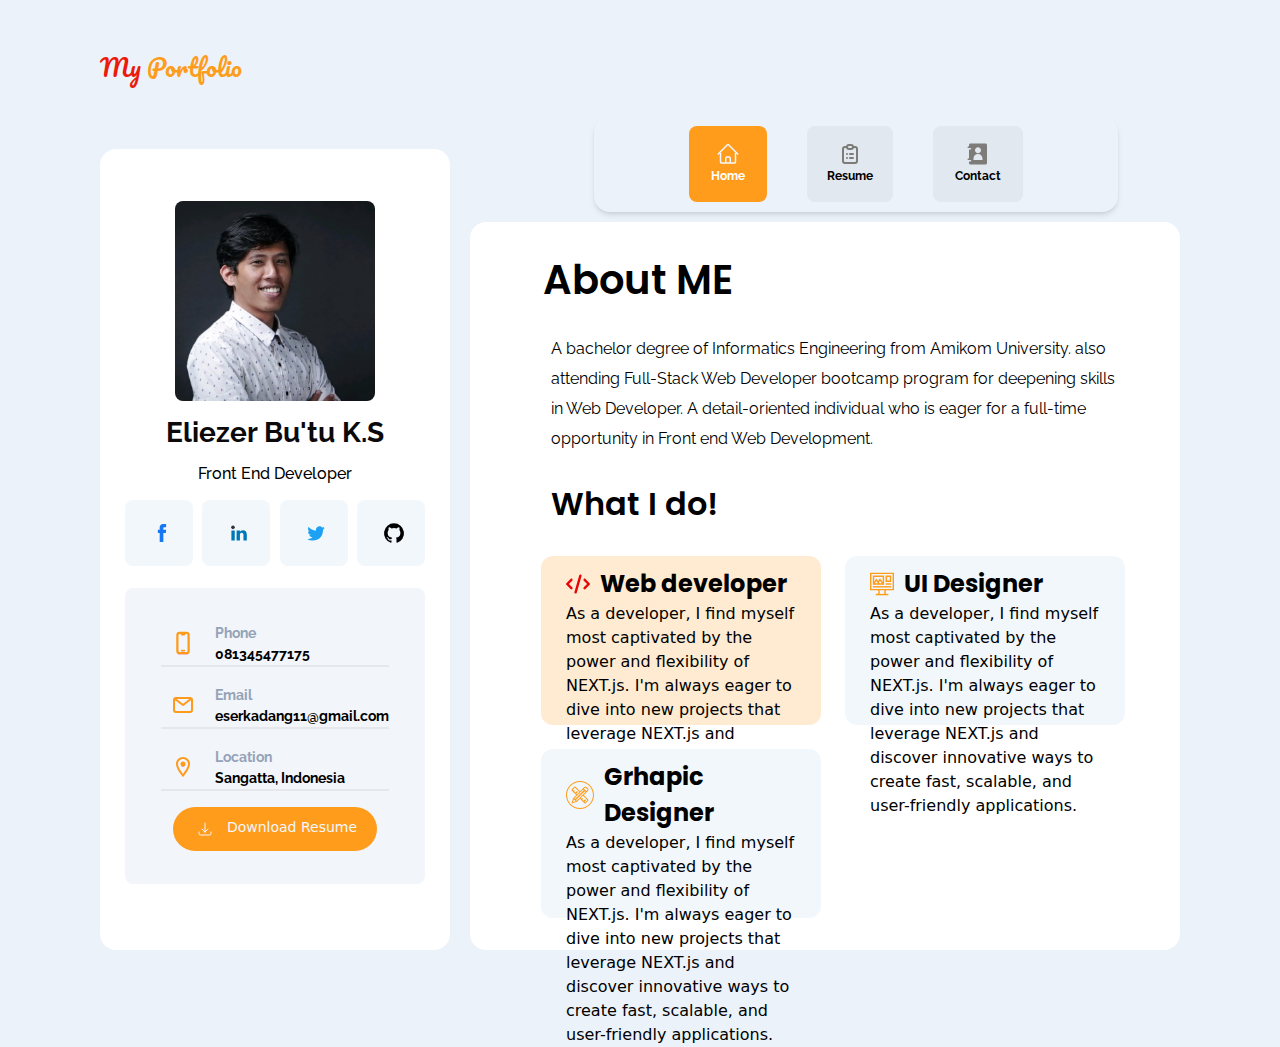
<file: index.html>
<!DOCTYPE html>
<html lang="en">
  <head>
    <meta charset="UTF-8" />
    <meta name="viewport" content="width=device-width, initial-scale=1.0" />
    <link rel="stylesheet" href="./css/style.css" />
    <title>ezer kadang | personal web</title>
  </head>
  <body class="bg-[#EBF2FA] px-[100px] pt-[18px] pb-[50px]">
    <header class="py-[11px]">
      <div class="font-pacificofamily text-[24px] text-[#FF9C1A] py-[20px]">
        <span class="text-[#EC1B09]">My</span> Portfolio
      </div>
    </header>

    <div class="flex flex-row items-end">
      <aside
        class="flex flex-col items-center bg-white rounded-2xl px-[25px] mr-[20px]"
      >
        <img
          class="h-[200px] w-[200px] rounded-lg mb-[14px] mt-[52px]"
          src="asset/1630219001005.jpg"
          alt="Photo profil"
        />
        <h2
          class="font-relawayfamily text-[28.42px] leading-[35.52px] font-bold mb-[4px] text-[#0B0909]"
        >
          Eliezer Bu'tu K.S
        </h2>
        <p
          class="font-relawayfamily font-medium text-[16px] leading-[40px] mb-[6px]"
        >
          Front End Developer
        </p>
        <!-- div logo social media -->
        <div class="grid grid-cols-4 gap-[9.1px] mb-[22.34px]">
          <!-- facebook -->
          <a href="https://www.facebook.com/profile.php?id=100070571891812"
            ><div class="bg-[#F2F7FC] rounded-lg py-[20.67px] px-[24.80px]">
              <svg
                class="h-[24px] w-[24px]"
                xmlns="http://www.w3.org/2000/svg"
                viewBox="0 0 124 124"
                id="facebook"
              >
                <path
                  fill="#1877F2"
                  fill-rule="evenodd"
                  d="M50.1 62.4v44.4c0 .6.5 1.2 1.2 1.2h16.5c.6 0 1.2-.5 1.2-1.2V61.6h11.9c.6 0 1.1-.5 1.2-1.1l1-13.5c.1-.7-.5-1.3-1.2-1.3h-13v-9.6c0-2.3 1.8-4.1 4.1-4.1h9.2c.6 0 1.2-.5 1.2-1.2V17.3c0-.6-.5-1.2-1.2-1.2H66.6c-9.1 0-16.5 7.4-16.5 16.5v13.1h-8.2c-.6 0-1.2.5-1.2 1.2v13.6c0 .6.5 1.2 1.2 1.2h8.2v.7z"
                  clip-rule="evenodd"
                ></path>
              </svg></div
          ></a>

          <!-- linkedin -->
          <a href="https://www.linkedin.com/in/eserk/"
            ><div class="bg-[#F2F7FC] rounded-lg py-[20.67px] px-[24.80px]">
              <svg
                class="h-[24px] w-[24px]"
                xmlns="http://www.w3.org/2000/svg"
                viewBox="0 0 124 124"
                id="linkedin"
              >
                <path
                  fill="#0077B5"
                  d="M102.4 70.7v28.5c0 .7-.6 1.3-1.3 1.3H86.4c-.7 0-1.3-.6-1.3-1.3V72.7c0-7-2.5-11.8-8.8-11.8-4.8 0-7.6 3.2-8.9 6.3-.5 1.1-.6 2.7-.6 4.2v27.8c0 .7-.6 1.3-1.3 1.3H50.9c-.7 0-1.3-.6-1.3-1.3 0-7.1.2-41.4 0-49.4 0-.7.6-1.3 1.3-1.3h14.7c.7 0 1.3.6 1.3 1.3v6.1c0 .1-.1.1-.1.2h.1v-.2c2.3-3.5 6.4-8.6 15.6-8.6 11.4 0 19.9 7.5 19.9 23.4zM24 100.6h14.7c.7 0 1.3-.6 1.3-1.3V49.8c0-.7-.6-1.3-1.3-1.3H24c-.7 0-1.3.6-1.3 1.3v49.5c.1.7.6 1.3 1.3 1.3z"
                ></path>
                <circle cx="30.9" cy="32.7" r="9.3" fill="#333033"></circle>
              </svg></div
          ></a>

          <!-- twitter -->
          <a href="https://twitter.com/ezerkadang"
            ><div class="bg-[#F2F7FC] rounded-lg py-[20.67px] px-[24.80px]">
              <svg
                class="h-[24px] w-[24px]"
                xmlns="http://www.w3.org/2000/svg"
                enable-background="new 0 0 124 124"
                viewBox="0 0 124 124"
                id="twitter"
              >
                <path
                  fill="#1DA1F2"
                  d="M106.3,36.6c-2.8,1.3-6,2.1-9,2.6c1.5-0.2,3.6-2.9,4.5-3.9c1.3-1.6,2.4-3.5,3-5.5
                  c0.1-0.2,0.1-0.4,0-0.5c-0.2-0.1-0.3,0-0.5,0c-3.4,1.8-6.9,3.2-10.7,4.1c-0.3,0.1-0.5,0-0.7-0.2c-0.3-0.4-0.6-0.7-0.9-1
                  c-1.6-1.3-3.3-2.4-5.2-3.2c-2.5-1-5.3-1.5-8-1.3c-2.6,0.2-5.2,0.9-7.5,2.1c-2.3,1.2-4.4,2.9-6.1,5c-1.7,2.1-3,4.6-3.6,7.3
                  c-0.6,2.6-0.6,5.1-0.2,7.7c0.1,0.4,0,0.5-0.4,0.4C46.2,48.1,34,42.9,24.1,31.6c-0.4-0.5-0.7-0.5-1,0c-4.3,6.5-2.2,16.9,3.2,22.1
                  c0.7,0.7,1.5,1.4,2.3,2c-0.3,0.1-3.9-0.3-7.1-2c-0.4-0.3-0.6-0.1-0.7,0.4c0,0.7,0,1.3,0.1,2.1c0.8,6.6,5.4,12.7,11.6,15
                  c0.7,0.3,1.6,0.6,2.4,0.7c-1.4,0.3-2.9,0.5-7,0.2c-0.5-0.1-0.7,0.2-0.5,0.6C30.4,81.1,37,83.6,42,85c0.7,0.1,1.3,0.1,2,0.3
                  c0,0.1-0.1,0.1-0.1,0.1c-1.6,2.5-7.3,4.4-10,5.3c-4.8,1.7-10.1,2.4-15.2,1.9c-0.8-0.1-1-0.1-1.2,0c-0.2,0.1,0,0.3,0.2,0.5
                  c1,0.7,2.1,1.3,3.2,1.9c3.2,1.7,6.6,3.1,10.1,4.1c18.2,5,38.8,1.3,52.5-12.3C94.2,76.2,98,61.5,98,46.7c0-0.6,0.7-0.9,1.1-1.2
                  c2.8-2.1,5-4.6,7.1-7.4c0.5-0.6,0.4-1.2,0.4-1.4c0,0,0-0.1,0-0.1C106.6,36.4,106.7,36.4,106.3,36.6z"
                ></path>
                <path
                  fill="#333033"
                  fill-rule="evenodd"
                  d="M43.9 101C51.4 101 44.2 101 43.9 101 44.9 101 43.8 101 43.9 101zM43.9 101C43.8 101 42.4 101 43.9 101 43.9 101 43.6 101 43.9 101zM46.9 101.1C46.9 100.9 48.5 101.1 46.9 101.1 46.9 101 47.1 101.1 46.9 101.1zM78.5 27.9c-.1.1-.2.1-.4 0C78.2 27.9 78.4 27.9 78.5 27.9z"
                  clip-rule="evenodd"
                ></path>
              </svg></div
          ></a>

          <!-- github -->
          <a href="https://github.com/EzerKadang"
            ><div class="bg-[#F2F7FC] rounded-lg py-[20.67px] px-[24.80px]">
              <svg
                class="h-[24px] w-[24px]"
                xmlns="http://www.w3.org/2000/svg"
                data-name="Layer 1"
                viewBox="0 0 24 24"
                id="github"
              >
                <path
                  d="M12,2.2467A10.00042,10.00042,0,0,0,8.83752,21.73419c.5.08752.6875-.21247.6875-.475,0-.23749-.01251-1.025-.01251-1.86249C7,19.85919,6.35,18.78423,6.15,18.22173A3.636,3.636,0,0,0,5.125,16.8092c-.35-.1875-.85-.65-.01251-.66248A2.00117,2.00117,0,0,1,6.65,17.17169a2.13742,2.13742,0,0,0,2.91248.825A2.10376,2.10376,0,0,1,10.2,16.65923c-2.225-.25-4.55-1.11254-4.55-4.9375a3.89187,3.89187,0,0,1,1.025-2.6875,3.59373,3.59373,0,0,1,.1-2.65s.83747-.26251,2.75,1.025a9.42747,9.42747,0,0,1,5,0c1.91248-1.3,2.75-1.025,2.75-1.025a3.59323,3.59323,0,0,1,.1,2.65,3.869,3.869,0,0,1,1.025,2.6875c0,3.83747-2.33752,4.6875-4.5625,4.9375a2.36814,2.36814,0,0,1,.675,1.85c0,1.33752-.01251,2.41248-.01251,2.75,0,.26251.1875.575.6875.475A10.0053,10.0053,0,0,0,12,2.2467Z"
                ></path>
              </svg></div
          ></a>
        </div>
        <!-- contact info -->
        <div class="bg-[#F2F5F9] rounded-lg mb-[66px] py-[33px] px-[36px]">
          <!-- phone -->
          <div class="flex flex-row items-center border-b-2 mb-[16px]">
            <div class="p-[10px] mr-[10px]">
              <svg
                xmlns="http://www.w3.org/2000/svg"
                viewBox="0 0 24 24"
                fill="url(#a)"
                class="w-[24px] h-[24px]"
              >
                <defs>
                  <linearGradient id="a" x1="50%" x2="50%" y1="0%" y2="100%">
                    <stop offset="100%" stop-color="#FF9A1A"></stop>
                    <stop offset="100%" stop-color="#EC1C09"></stop>
                  </linearGradient>
                </defs>
                <path d="M10.5 18.75a.75.75 0 000 1.5h3a.75.75 0 000-1.5h-3z" />
                <path
                  fill-rule="evenodd"
                  d="M8.625.75A3.375 3.375 0 005.25 4.125v15.75a3.375 3.375 0 003.375 3.375h6.75a3.375 3.375 0 003.375-3.375V4.125A3.375 3.375 0 0015.375.75h-6.75zM7.5 4.125C7.5 3.504 8.004 3 8.625 3H9.75v.375c0 .621.504 1.125 1.125 1.125h2.25c.621 0 1.125-.504 1.125-1.125V3h1.125c.621 0 1.125.504 1.125 1.125v15.75c0 .621-.504 1.125-1.125 1.125h-6.75A1.125 1.125 0 017.5 19.875V4.125z"
                  clip-rule="evenodd"
                />
              </svg>
            </div>
            <div>
              <div
                class="font-relawayfamily font-bold text-[14px] text-slate-400"
              >
                Phone
              </div>
              <div
                class="font-relawayfamily font-bold text-[14px] leading-[20px]"
              >
                081345477175
              </div>
            </div>
          </div>

          <!-- Email -->
          <div class="flex flex-row items-center border-b-2 mb-[16px]">
            <div class="p-[10px] mr-[10px]">
              <svg
                class="w-[24px] h-[24px]"
                xmlns="http://www.w3.org/2000/svg"
                viewBox="0 0 24 24"
                id="email"
                fill="url(#a)"
              >
                <defs>
                  <linearGradient id="a" x1="50%" x2="50%" y1="0%" y2="100%">
                    <stop offset="100%" stop-color="#FF9A1A"></stop>
                    <stop offset="100%" stop-color="#EC1C09"></stop>
                  </linearGradient>
                </defs>
                <g data-name="Layer 2">
                  <path
                    d="M19 4H5a3 3 0 0 0-3 3v10a3 3 0 0 0 3 3h14a3 3 0 0 0 3-3V7a3 3 0 0 0-3-3zm-.67 2L12 10.75 5.67 6zM19 18H5a1 1 0 0 1-1-1V7.25l7.4 5.55a1 1 0 0 0 .6.2 1 1 0 0 0 .6-.2L20 7.25V17a1 1 0 0 1-1 1z"
                    data-name="email"
                  ></path>
                </g>
              </svg>
            </div>
            <div>
              <div
                class="font-relawayfamily font-bold text-[14px] text-slate-400"
              >
                Email
              </div>
              <div
                class="font-relawayfamily font-bold text-[14px] leading-[20px]"
              >
                eserkadang11@gmail.com
              </div>
            </div>
          </div>

          <!-- location -->
          <div class="flex flex-row items-center border-b-2 mb-[16px]">
            <div class="p-[10px] mr-[10px]">
              <svg
                xmlns="http://www.w3.org/2000/svg"
                width="24px"
                height="24px"
                viewBox="0 0 24 24"
                id="place"
                fill="url(#a)"
              >
                <defs>
                  <linearGradient id="a" x1="50%" x2="50%" y1="0%" y2="100%">
                    <stop offset="100%" stop-color="#FF9A1A"></stop>
                    <stop offset="100%" stop-color="#EC1C09"></stop>
                  </linearGradient>
                </defs>
                <path fill="none" d="M0 0h24v24H0V0z"></path>
                <path
                  d="M12 2C8.13 2 5 5.13 5 9c0 5.25 7 13 7 13s7-7.75 7-13c0-3.87-3.13-7-7-7zM7 9c0-2.76 2.24-5 5-5s5 2.24 5 5c0 2.88-2.88 7.19-5 9.88C9.92 16.21 7 11.85 7 9z"
                ></path>
                <circle cx="12" cy="9" r="2.5"></circle>
              </svg>
            </div>
            <div>
              <div
                class="font-relawayfamily font-bold text-[14px] text-slate-400"
              >
                Location
              </div>
              <div
                class="font-relawayfamily font-bold text-[14px] leading-[20px]"
              >
                Sangatta, Indonesia
              </div>
            </div>
          </div>

          <!-- button -->
          <div class="flex justify-center">
            <button
              class="flex bg-[#FF9C1B] text-[14px] text-[#F2F7FC] py-[10px] px-[20px] rounded-full"
              type="button"
              onclick="location.href='https://drive.google.com/file/d/161QpotfZuctEGgHmScL7y3OhjMEDsoj-/view?usp=sharing'"
            >
              <svg
                xmlns="http://www.w3.org/2000/svg"
                fill="none"
                viewBox="0 0 24 24"
                stroke-width="1.5"
                stroke="
              #F2F7FC"
                class="w-[24px] h-[24px] mr-[10px] px-[4px] py-[4px]"
              >
                <path
                  stroke-linecap="round"
                  stroke-linejoin="round"
                  d="M3 16.5v2.25A2.25 2.25 0 005.25 21h13.5A2.25 2.25 0 0021 18.75V16.5M16.5 12L12 16.5m0 0L7.5 12m4.5 4.5V3"
                />
              </svg>
              Download Resume
            </button>
          </div>
        </div>
      </aside>

      <div class="flex flex-col items-end">
        <nav class="px-[64px] mr-[62px] shadow-md rounded-2xl mb-[10px]">
          <ul class="flex px-[31px] py-[10px]">
            <!-- home-menu -->
            <a href="index.html"
              ><li
                class="font-relawayfamily font-bold leading-[20px] text-[12px] text-[#FFFFFF] flex flex-col items-center bg-[#FF9C1B] py-[16px] px-[22px] rounded-lg mr-[40px]"
              >
                <svg
                  xmlns="http://www.w3.org/2000/svg"
                  fill="none"
                  viewBox="0 0 24 24"
                  stroke-width="1.5"
                  stroke="#F2F7FC"
                  class="w-[24px] h-[24px]"
                >
                  <path
                    stroke-linecap="round"
                    stroke-linejoin="round"
                    d="M2.25 12l8.954-8.955c.44-.439 1.152-.439 1.591 0L21.75 12M4.5 9.75v10.125c0 .621.504 1.125 1.125 1.125H9.75v-4.875c0-.621.504-1.125 1.125-1.125h2.25c.621 0 1.125.504 1.125 1.125V21h4.125c.621 0 1.125-.504 1.125-1.125V9.75M8.25 21h8.25"
                  />
                </svg>
                Home
              </li></a
            >

            <!-- Resume-menu -->
            <a href="./Resume.html"
              ><li
                class="font-relawayfamily font-bold leading-[20px] text-[12px] flex flex-col items-center bg-[#E1E8EF] py-[16px] px-[20px] rounded-lg mr-[40px]"
              >
                <svg
                  xmlns="http://www.w3.org/2000/svg"
                  class="h-[24px] w-[24px]"
                  fill="none"
                  viewBox="0 0 24 24"
                  stroke="#7D7C79"
                  stroke-width="2"
                >
                  <path
                    stroke-linecap="round"
                    stroke-linejoin="round"
                    d="M9 5H7a2 2 0 00-2 2v12a2 2 0 002 2h10a2 2 0 002-2V7a2 2 0 00-2-2h-2M9 5a2 2 0 002 2h2a2 2 0 002-2M9 5a2 2 0 012-2h2a2 2 0 012 2m-3 7h3m-3 4h3m-6-4h.01M9 16h.01"
                  />
                </svg>
                Resume
              </li></a
            >

            <!-- Contact-menu -->
            <a href="./Contactme.html"
              ><li
                class="font-relawayfamily font-bold leading-[20px] text-[12px] flex flex-col items-center bg-[#E1E8EF] py-[16px] px-[22px] rounded-lg"
              >
                <svg
                  xmlns="http://www.w3.org/2000/svg"
                  enable-background="new 0 0 32 32"
                  viewBox="0 0 32 32"
                  id="contact"
                  fill="#7D7C79"
                  class="w-[24px] h-[24px]"
                >
                  <path
                    d="M26,2H6C4.895,2,4,2.895,4,4v2H3C2.448,6,2,6.448,2,7s0.448,1,1,1c1.795,0-1.145,0,3,0c0.552,0,1,0.448,1,1
                    s-0.448,1-1,1H4v12H3c-0.552,0-1,0.448-1,1s0.448,1,1,1c1.795,0-1.145,0,3,0c0.552,0,1,0.448,1,1s-0.448,1-1,1H4v2
                    c0,1.105,0.895,2,2,2h20c1.105,0,2-0.895,2-2V4C28,2.895,27.105,2,26,2z M16,7c2.209,0,4,1.791,4,4c0,2.209-1.791,4-4,4
                    s-4-1.791-4-4C12,8.791,13.791,7,16,7z M22,24H10v-2c0-3.314,2.686-6,6-6s6,2.686,6,6V24z"
                  ></path>
                </svg>
                Contact
              </li></a
            >
          </ul>
        </nav>
        <section
          class="bg-white rounded-2xl pl-[71px] pr-[55px] pt-[18px] pb-[32px]"
        >
          <h1
            class="font-poppinsfamily font-semibold text-[40px] mb-[14px] px-[1.5px] py-[10px]"
          >
            About ME
          </h1>
          <p
            class="font-relawayfamily text-[16px] leading-[30px] px-[10px] mb-[16px]"
          >
            A bachelor degree of Informatics Engineering from Amikom University.
            also attending Full-Stack Web Developer bootcamp program for
            deepening skills in Web Developer. A detail-oriented individual who
            is eager for a full-time opportunity in Front end Web Development.
          </p>
          <h2
            class="font-poppinsfamily font-semibold text-[32px] px-[10px] py-[10px] mb-[18px]"
          >
            What I do!
          </h2>
          <div class="grid grid-cols-2 grid-rows-2 gap-6 justify-items-start">
            <!-- Web Dev -->
            <div class="h-[169px] bg-[#FFEBD1] p-[10px] rounded-xl">
              <div class="px-[15px]">
                <div class="flex items-center">
                  <div class="mr-[10px]">
                    <svg
                      xmlns="http://www.w3.org/2000/svg"
                      viewBox="0 0 640 512"
                      class="h-[24px] w-[24px]"
                      fill="#E80505"
                    >
                      <!--! Font Awesome Free 6.4.2 by @fontawesome - https://fontawesome.com License - https://fontawesome.com/license (Commercial License) Copyright 2023 Fonticons, Inc. -->
                      <path
                        d="M392.8 1.2c-17-4.9-34.7 5-39.6 22l-128 448c-4.9 17 5 34.7 22 39.6s34.7-5 39.6-22l128-448c4.9-17-5-34.7-22-39.6zm80.6 120.1c-12.5 12.5-12.5 32.8 0 45.3L562.7 256l-89.4 89.4c-12.5 12.5-12.5 32.8 0 45.3s32.8 12.5 45.3 0l112-112c12.5-12.5 12.5-32.8 0-45.3l-112-112c-12.5-12.5-32.8-12.5-45.3 0zm-306.7 0c-12.5-12.5-32.8-12.5-45.3 0l-112 112c-12.5 12.5-12.5 32.8 0 45.3l112 112c12.5 12.5 32.8 12.5 45.3 0s12.5-32.8 0-45.3L77.3 256l89.4-89.4c12.5-12.5 12.5-32.8 0-45.3z"
                      />
                    </svg>
                  </div>
                  <h1 class="font-poppinsfamily text-[24px] font-bold">
                    Web developer
                  </h1>
                </div>

                <p>
                  As a developer, I find myself most captivated by the power and
                  flexibility of NEXT.js. I'm always eager to dive into new
                  projects that leverage NEXT.js and discover innovative ways to
                  create fast, scalable, and user-friendly applications.
                </p>
              </div>
            </div>
            <!-- UI Designer -->
            <div class="h-[169px] bg-[#F2F7FC] p-[10px] rounded-xl">
              <div class="px-[15px]">
                <div class="flex items-center">
                  <div class="mr-[10px]">
                    <svg
                      xmlns="http://www.w3.org/2000/svg"
                      viewBox="0 0 512 481.88"
                      id="ui-design"
                      fill="#FF9C1A"
                      class="w-[24px] h-[24px]"
                    >
                      <g data-name="Layer 2">
                        <g data-name="ui design">
                          <path
                            d="M512,376.44H0V0H512Zm-482-30H482V30H30Z"
                          ></path>
                          <path
                            d="M187.06 476.64l-22.78-19.53c22-25.69 22-60.22 0-85.91l22.78-19.52C218.59 388.46 218.59 439.85 187.06 476.64zM324.94 476.64c-31.53-36.79-31.53-88.18 0-125l22.78 19.52c-22 25.69-22 60.22 0 85.91z"
                          ></path>
                          <rect
                            width="271.13"
                            height="30"
                            x="120.44"
                            y="451.88"
                          ></rect>
                          <path
                            d="M301.13,255.94H60.25V60.25H301.13Zm-210.88-30H271.13V90.25H90.25Z"
                          ></path>
                          <rect
                            width="391.63"
                            height="30"
                            x="60.19"
                            y="286.19"
                          ></rect>
                          <polygon
                            points="183.27 249.26 135.5 177.6 87.73 249.26 62.77 232.62 135.5 123.52 208.23 232.62 183.27 249.26"
                          ></polygon>
                          <polygon
                            points="274.29 250.16 212.59 170.94 183.79 212.92 159.05 195.95 211.05 120.14 297.96 231.72 274.29 250.16"
                          ></polygon>
                          <path
                            d="M451.75,195.69H331.38V60.25H451.75Zm-90.37-30h60.37V90.25H361.38Z"
                          ></path>
                          <rect
                            width="120.5"
                            height="30"
                            x="331.31"
                            y="225.94"
                          ></rect>
                        </g>
                      </g>
                    </svg>
                  </div>
                  <h1 class="font-poppinsfamily text-[24px] font-bold">
                    UI Designer
                  </h1>
                </div>

                <p>
                  As a developer, I find myself most captivated by the power and
                  flexibility of NEXT.js. I'm always eager to dive into new
                  projects that leverage NEXT.js and discover innovative ways to
                  create fast, scalable, and user-friendly applications.
                </p>
              </div>
            </div>
            <!-- Designer -->
            <div class="h-[169px] bg-[#F2F7FC] p-[10px] rounded-xl">
              <div class="px-[15px]">
                <div class="flex items-center">
                  <div class="mr-[10px]">
                    <svg
                      xmlns="http://www.w3.org/2000/svg"
                      width="28"
                      height="28"
                      id="design"
                      fill="#FF9C1A"
                    >
                      <path
                        style="
                          line-height: normal;
                          text-indent: 0;
                          text-align: start;
                          text-decoration-line: none;
                          text-decoration-style: solid;
                          text-decoration-color: #000;
                          text-transform: none;
                          isolation: auto;
                          mix-blend-mode: normal;
                        "
                        d="M14 0C6.274 0 0 6.274 0 14s6.274 14 14 14 14-6.274 14-14S21.726 0 14 0zm0 1c7.186 0 13 5.814 13 13s-5.814 13-13 13S1 21.186 1 14 6.814 1 14 1zm5.326 4.488a1.49 1.49 0 0 0-1.055.434l-.37.373a.5.5 0 0 0-.044.04l-.185.186a.5.5 0 0 0-.088.112l-.828.904a.5.5 0 0 0-.016.02l-2.713 2.713-4.449-4.45a.99.99 0 0 0-.703-.28.99.99 0 0 0-.703.28l-2.4 2.4a1.018 1.018 0 0 0 0 1.409l.001.002 4.493 4.398-2.762 2.762a.5.5 0 0 0-.354.328l-1.5 4.6a.5.5 0 0 0 .631.63l4.6-1.5a.5.5 0 0 0 .254-.19l2.88-2.882 4.354 4.45.002.002a1.018 1.018 0 0 0 1.408 0l2.4-2.4a1.016 1.016 0 0 0 0-1.407l-4.404-4.404 2.862-2.862a.5.5 0 0 0 .113-.176l.617-.566a.5.5 0 0 0 .002-.002.5.5 0 0 0 .11-.084l.185-.185a.5.5 0 0 0 .047-.047l.367-.367a1.5 1.5 0 0 0 0-2.108l-1.7-1.7a1.485 1.485 0 0 0-1.052-.433zm-.002.973c.118 0 .236.056.348.168l1.7 1.7c.222.222.222.47 0 .692l-.378.38a.5.5 0 0 0-.006.005l-.023.022-.705.644-2.332-2.332.666-.728.385-.383c.111-.112.228-.168.345-.168zm-10.449.07 4.445 4.446-2.345 2.345-.733-.718 1.711-1.711-.99-.99-1.723 1.722-1.03-1.01.694-.693-.99-.988-.703.703-.729-.713L8.875 6.53zm8.252 2.053.625.625-8.723 8.723-.625-.625 8.723-8.723zm1.615 1.615.719.719-8.723 8.723-.718-.72 8.722-8.722zm-1.674 4.526 4.4 4.4-2.392 2.393-.63-.643 1.687-1.688-.99-.99-1.676 1.678-1.078-1.102.697-.697-.99-.99-.686.685-.687-.7 2.345-2.346zm-9.22 3.48 1.947 1.947-2.559.834-.222-.222.834-2.559z"
                        color="#000"
                        font-family="sans-serif"
                        font-weight="400"
                        overflow="visible"
                      ></path>
                    </svg>
                  </div>
                  <h1 class="font-poppinsfamily text-[24px] font-bold">
                    Grhapic Designer
                  </h1>
                </div>

                <p>
                  As a developer, I find myself most captivated by the power and
                  flexibility of NEXT.js. I'm always eager to dive into new
                  projects that leverage NEXT.js and discover innovative ways to
                  create fast, scalable, and user-friendly applications.
                </p>
              </div>
              <!-- Designer -->
            </div>
          </div>
        </section>
      </div>
    </div>
  </body>
</html>
</file>
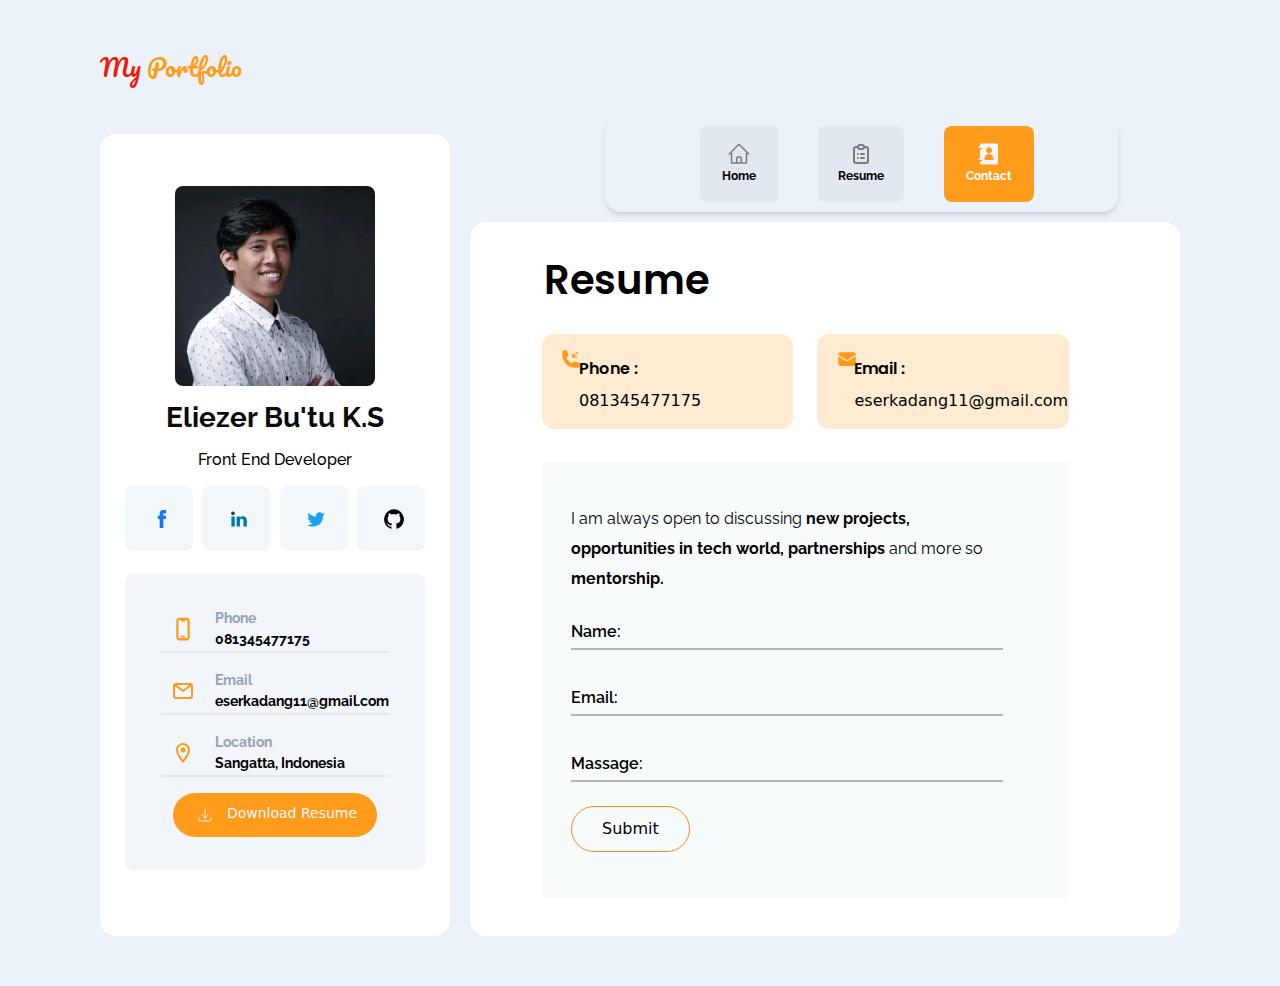
<file: Contactme.html>
<!DOCTYPE html>
<html lang="en">
  <head>
    <meta charset="UTF-8" />
    <meta name="viewport" content="width=device-width, initial-scale=1.0" />
    <link rel="stylesheet" href="./css/style.css" />
    <title>ezer kadang | personal web</title>
  </head>
  <body class="bg-[#EBF2FA] px-[100px] pt-[18px] pb-[50px]">
    <header class="py-[11px]">
      <div class="font-pacificofamily text-[24px] text-[#FF9C1A] py-[20px]">
        <span class="text-[#EC1B09]">My</span> Portfolio
      </div>
    </header>

    <div class="flex flex-row items-end">
      <aside
        class="flex flex-col items-center bg-white rounded-2xl px-[25px] mr-[20px]"
      >
        <img
          class="h-[200px] w-[200px] rounded-lg mb-[14px] mt-[52px]"
          src="asset/1630219001005.jpg"
          alt="Photo profil"
        />
        <h2
          class="font-relawayfamily text-[28.42px] leading-[35.52px] font-bold mb-[4px] text-[#0B0909]"
        >
          Eliezer Bu'tu K.S
        </h2>
        <p
          class="font-relawayfamily font-medium text-[16px] leading-[40px] mb-[6px]"
        >
          Front End Developer
        </p>
        <!-- div logo social media -->
        <div class="grid grid-cols-4 gap-[9.1px] mb-[22.34px]">
          <!-- facebook -->
          <a href="https://www.facebook.com/profile.php?id=100070571891812"
            ><div class="bg-[#F2F7FC] rounded-lg py-[20.67px] px-[24.80px]">
              <svg
                class="h-[24px] w-[24px]"
                xmlns="http://www.w3.org/2000/svg"
                viewBox="0 0 124 124"
                id="facebook"
              >
                <path
                  fill="#1877F2"
                  fill-rule="evenodd"
                  d="M50.1 62.4v44.4c0 .6.5 1.2 1.2 1.2h16.5c.6 0 1.2-.5 1.2-1.2V61.6h11.9c.6 0 1.1-.5 1.2-1.1l1-13.5c.1-.7-.5-1.3-1.2-1.3h-13v-9.6c0-2.3 1.8-4.1 4.1-4.1h9.2c.6 0 1.2-.5 1.2-1.2V17.3c0-.6-.5-1.2-1.2-1.2H66.6c-9.1 0-16.5 7.4-16.5 16.5v13.1h-8.2c-.6 0-1.2.5-1.2 1.2v13.6c0 .6.5 1.2 1.2 1.2h8.2v.7z"
                  clip-rule="evenodd"
                ></path>
              </svg></div
          ></a>

          <!-- linkedin -->
          <a href="https://www.linkedin.com/in/eserk/"
            ><div class="bg-[#F2F7FC] rounded-lg py-[20.67px] px-[24.80px]">
              <svg
                class="h-[24px] w-[24px]"
                xmlns="http://www.w3.org/2000/svg"
                viewBox="0 0 124 124"
                id="linkedin"
              >
                <path
                  fill="#0077B5"
                  d="M102.4 70.7v28.5c0 .7-.6 1.3-1.3 1.3H86.4c-.7 0-1.3-.6-1.3-1.3V72.7c0-7-2.5-11.8-8.8-11.8-4.8 0-7.6 3.2-8.9 6.3-.5 1.1-.6 2.7-.6 4.2v27.8c0 .7-.6 1.3-1.3 1.3H50.9c-.7 0-1.3-.6-1.3-1.3 0-7.1.2-41.4 0-49.4 0-.7.6-1.3 1.3-1.3h14.7c.7 0 1.3.6 1.3 1.3v6.1c0 .1-.1.1-.1.2h.1v-.2c2.3-3.5 6.4-8.6 15.6-8.6 11.4 0 19.9 7.5 19.9 23.4zM24 100.6h14.7c.7 0 1.3-.6 1.3-1.3V49.8c0-.7-.6-1.3-1.3-1.3H24c-.7 0-1.3.6-1.3 1.3v49.5c.1.7.6 1.3 1.3 1.3z"
                ></path>
                <circle cx="30.9" cy="32.7" r="9.3" fill="#333033"></circle>
              </svg></div
          ></a>

          <!-- twitter -->
          <a href="https://twitter.com/ezerkadang"
            ><div class="bg-[#F2F7FC] rounded-lg py-[20.67px] px-[24.80px]">
              <svg
                class="h-[24px] w-[24px]"
                xmlns="http://www.w3.org/2000/svg"
                enable-background="new 0 0 124 124"
                viewBox="0 0 124 124"
                id="twitter"
              >
                <path
                  fill="#1DA1F2"
                  d="M106.3,36.6c-2.8,1.3-6,2.1-9,2.6c1.5-0.2,3.6-2.9,4.5-3.9c1.3-1.6,2.4-3.5,3-5.5
                  c0.1-0.2,0.1-0.4,0-0.5c-0.2-0.1-0.3,0-0.5,0c-3.4,1.8-6.9,3.2-10.7,4.1c-0.3,0.1-0.5,0-0.7-0.2c-0.3-0.4-0.6-0.7-0.9-1
                  c-1.6-1.3-3.3-2.4-5.2-3.2c-2.5-1-5.3-1.5-8-1.3c-2.6,0.2-5.2,0.9-7.5,2.1c-2.3,1.2-4.4,2.9-6.1,5c-1.7,2.1-3,4.6-3.6,7.3
                  c-0.6,2.6-0.6,5.1-0.2,7.7c0.1,0.4,0,0.5-0.4,0.4C46.2,48.1,34,42.9,24.1,31.6c-0.4-0.5-0.7-0.5-1,0c-4.3,6.5-2.2,16.9,3.2,22.1
                  c0.7,0.7,1.5,1.4,2.3,2c-0.3,0.1-3.9-0.3-7.1-2c-0.4-0.3-0.6-0.1-0.7,0.4c0,0.7,0,1.3,0.1,2.1c0.8,6.6,5.4,12.7,11.6,15
                  c0.7,0.3,1.6,0.6,2.4,0.7c-1.4,0.3-2.9,0.5-7,0.2c-0.5-0.1-0.7,0.2-0.5,0.6C30.4,81.1,37,83.6,42,85c0.7,0.1,1.3,0.1,2,0.3
                  c0,0.1-0.1,0.1-0.1,0.1c-1.6,2.5-7.3,4.4-10,5.3c-4.8,1.7-10.1,2.4-15.2,1.9c-0.8-0.1-1-0.1-1.2,0c-0.2,0.1,0,0.3,0.2,0.5
                  c1,0.7,2.1,1.3,3.2,1.9c3.2,1.7,6.6,3.1,10.1,4.1c18.2,5,38.8,1.3,52.5-12.3C94.2,76.2,98,61.5,98,46.7c0-0.6,0.7-0.9,1.1-1.2
                  c2.8-2.1,5-4.6,7.1-7.4c0.5-0.6,0.4-1.2,0.4-1.4c0,0,0-0.1,0-0.1C106.6,36.4,106.7,36.4,106.3,36.6z"
                ></path>
                <path
                  fill="#333033"
                  fill-rule="evenodd"
                  d="M43.9 101C51.4 101 44.2 101 43.9 101 44.9 101 43.8 101 43.9 101zM43.9 101C43.8 101 42.4 101 43.9 101 43.9 101 43.6 101 43.9 101zM46.9 101.1C46.9 100.9 48.5 101.1 46.9 101.1 46.9 101 47.1 101.1 46.9 101.1zM78.5 27.9c-.1.1-.2.1-.4 0C78.2 27.9 78.4 27.9 78.5 27.9z"
                  clip-rule="evenodd"
                ></path>
              </svg></div
          ></a>

          <!-- github -->
          <a href="https://github.com/EzerKadang"
            ><div class="bg-[#F2F7FC] rounded-lg py-[20.67px] px-[24.80px]">
              <svg
                class="h-[24px] w-[24px]"
                xmlns="http://www.w3.org/2000/svg"
                data-name="Layer 1"
                viewBox="0 0 24 24"
                id="github"
              >
                <path
                  d="M12,2.2467A10.00042,10.00042,0,0,0,8.83752,21.73419c.5.08752.6875-.21247.6875-.475,0-.23749-.01251-1.025-.01251-1.86249C7,19.85919,6.35,18.78423,6.15,18.22173A3.636,3.636,0,0,0,5.125,16.8092c-.35-.1875-.85-.65-.01251-.66248A2.00117,2.00117,0,0,1,6.65,17.17169a2.13742,2.13742,0,0,0,2.91248.825A2.10376,2.10376,0,0,1,10.2,16.65923c-2.225-.25-4.55-1.11254-4.55-4.9375a3.89187,3.89187,0,0,1,1.025-2.6875,3.59373,3.59373,0,0,1,.1-2.65s.83747-.26251,2.75,1.025a9.42747,9.42747,0,0,1,5,0c1.91248-1.3,2.75-1.025,2.75-1.025a3.59323,3.59323,0,0,1,.1,2.65,3.869,3.869,0,0,1,1.025,2.6875c0,3.83747-2.33752,4.6875-4.5625,4.9375a2.36814,2.36814,0,0,1,.675,1.85c0,1.33752-.01251,2.41248-.01251,2.75,0,.26251.1875.575.6875.475A10.0053,10.0053,0,0,0,12,2.2467Z"
                ></path>
              </svg></div
          ></a>
        </div>
        <!-- contact info -->
        <div class="bg-[#F2F5F9] rounded-lg mb-[66px] py-[33px] px-[36px]">
          <!-- phone -->
          <div class="flex flex-row items-center border-b-2 mb-[16px]">
            <div class="p-[10px] mr-[10px]">
              <svg
                xmlns="http://www.w3.org/2000/svg"
                viewBox="0 0 24 24"
                fill="url(#a)"
                class="w-[24px] h-[24px]"
              >
                <defs>
                  <linearGradient id="a" x1="50%" x2="50%" y1="0%" y2="100%">
                    <stop offset="100%" stop-color="#FF9A1A"></stop>
                    <stop offset="100%" stop-color="#EC1C09"></stop>
                  </linearGradient>
                </defs>
                <path d="M10.5 18.75a.75.75 0 000 1.5h3a.75.75 0 000-1.5h-3z" />
                <path
                  fill-rule="evenodd"
                  d="M8.625.75A3.375 3.375 0 005.25 4.125v15.75a3.375 3.375 0 003.375 3.375h6.75a3.375 3.375 0 003.375-3.375V4.125A3.375 3.375 0 0015.375.75h-6.75zM7.5 4.125C7.5 3.504 8.004 3 8.625 3H9.75v.375c0 .621.504 1.125 1.125 1.125h2.25c.621 0 1.125-.504 1.125-1.125V3h1.125c.621 0 1.125.504 1.125 1.125v15.75c0 .621-.504 1.125-1.125 1.125h-6.75A1.125 1.125 0 017.5 19.875V4.125z"
                  clip-rule="evenodd"
                />
              </svg>
            </div>
            <div>
              <div
                class="font-relawayfamily font-bold text-[14px] text-slate-400"
              >
                Phone
              </div>
              <div
                class="font-relawayfamily font-bold text-[14px] leading-[20px]"
              >
                081345477175
              </div>
            </div>
          </div>

          <!-- Email -->
          <div class="flex flex-row items-center border-b-2 mb-[16px]">
            <div class="p-[10px] mr-[10px]">
              <svg
                class="w-[24px] h-[24px]"
                xmlns="http://www.w3.org/2000/svg"
                viewBox="0 0 24 24"
                id="email"
                fill="url(#a)"
              >
                <defs>
                  <linearGradient id="a" x1="50%" x2="50%" y1="0%" y2="100%">
                    <stop offset="100%" stop-color="#FF9A1A"></stop>
                    <stop offset="100%" stop-color="#EC1C09"></stop>
                  </linearGradient>
                </defs>
                <g data-name="Layer 2">
                  <path
                    d="M19 4H5a3 3 0 0 0-3 3v10a3 3 0 0 0 3 3h14a3 3 0 0 0 3-3V7a3 3 0 0 0-3-3zm-.67 2L12 10.75 5.67 6zM19 18H5a1 1 0 0 1-1-1V7.25l7.4 5.55a1 1 0 0 0 .6.2 1 1 0 0 0 .6-.2L20 7.25V17a1 1 0 0 1-1 1z"
                    data-name="email"
                  ></path>
                </g>
              </svg>
            </div>
            <div>
              <div
                class="font-relawayfamily font-bold text-[14px] text-slate-400"
              >
                Email
              </div>
              <div
                class="font-relawayfamily font-bold text-[14px] leading-[20px]"
              >
                eserkadang11@gmail.com
              </div>
            </div>
          </div>

          <!-- location -->
          <div class="flex flex-row items-center border-b-2 mb-[16px]">
            <div class="p-[10px] mr-[10px]">
              <svg
                xmlns="http://www.w3.org/2000/svg"
                width="24px"
                height="24px"
                viewBox="0 0 24 24"
                id="place"
                fill="url(#a)"
              >
                <defs>
                  <linearGradient id="a" x1="50%" x2="50%" y1="0%" y2="100%">
                    <stop offset="100%" stop-color="#FF9A1A"></stop>
                    <stop offset="100%" stop-color="#EC1C09"></stop>
                  </linearGradient>
                </defs>
                <path fill="none" d="M0 0h24v24H0V0z"></path>
                <path
                  d="M12 2C8.13 2 5 5.13 5 9c0 5.25 7 13 7 13s7-7.75 7-13c0-3.87-3.13-7-7-7zM7 9c0-2.76 2.24-5 5-5s5 2.24 5 5c0 2.88-2.88 7.19-5 9.88C9.92 16.21 7 11.85 7 9z"
                ></path>
                <circle cx="12" cy="9" r="2.5"></circle>
              </svg>
            </div>
            <div>
              <div
                class="font-relawayfamily font-bold text-[14px] text-slate-400"
              >
                Location
              </div>
              <div
                class="font-relawayfamily font-bold text-[14px] leading-[20px]"
              >
                Sangatta, Indonesia
              </div>
            </div>
          </div>

          <!-- button -->
          <div class="flex justify-center">
            <button
              class="flex bg-[#FF9C1B] text-[14px] text-[#F2F7FC] py-[10px] px-[20px] rounded-full"
              type="button"
              onclick="location.href='https://drive.google.com/file/d/161QpotfZuctEGgHmScL7y3OhjMEDsoj-/view?usp=sharing'"
            >
              <svg
                xmlns="http://www.w3.org/2000/svg"
                fill="none"
                viewBox="0 0 24 24"
                stroke-width="1.5"
                stroke="
              #F2F7FC"
                class="w-[24px] h-[24px] mr-[10px] px-[4px] py-[4px]"
              >
                <path
                  stroke-linecap="round"
                  stroke-linejoin="round"
                  d="M3 16.5v2.25A2.25 2.25 0 005.25 21h13.5A2.25 2.25 0 0021 18.75V16.5M16.5 12L12 16.5m0 0L7.5 12m4.5 4.5V3"
                />
              </svg>
              Download Resume
            </button>
          </div>
        </div>
      </aside>
      <div class="w-full">
        <nav
          class="px-[64px] mr-[62px] shadow-md rounded-2xl w-[513px] ml-auto mb-[10px]"
        >
          <ul class="flex px-[31px] py-[10px]">
            <!-- home-menu -->
            <a href="index.html"
              ><li
                class="font-relawayfamily font-bold leading-[20px] text-[12px] flex flex-col items-center bg-[#E1E8EF] py-[16px] px-[22px] rounded-lg mr-[40px]"
              >
                <svg
                  xmlns="http://www.w3.org/2000/svg"
                  fill="none"
                  viewBox="0 0 24 24"
                  stroke-width="1.5"
                  stroke="#7D7C79"
                  class="w-[24px] h-[24px]"
                >
                  <path
                    stroke-linecap="round"
                    stroke-linejoin="round"
                    d="M2.25 12l8.954-8.955c.44-.439 1.152-.439 1.591 0L21.75 12M4.5 9.75v10.125c0 .621.504 1.125 1.125 1.125H9.75v-4.875c0-.621.504-1.125 1.125-1.125h2.25c.621 0 1.125.504 1.125 1.125V21h4.125c.621 0 1.125-.504 1.125-1.125V9.75M8.25 21h8.25"
                  />
                </svg>
                Home
              </li></a
            >

            <!-- Resume-menu -->
            <a href="./Resume.html"
              ><li
                class="font-relawayfamily font-bold leading-[20px] text-[12px] flex flex-col items-center bg-[#E1E8EF] py-[16px] px-[20px] rounded-lg mr-[40px]"
              >
                <svg
                  xmlns="http://www.w3.org/2000/svg"
                  class="h-[24px] w-[24px]"
                  fill="none"
                  viewBox="0 0 24 24"
                  stroke="#7D7C79"
                  stroke-width="2"
                >
                  <path
                    stroke-linecap="round"
                    stroke-linejoin="round"
                    d="M9 5H7a2 2 0 00-2 2v12a2 2 0 002 2h10a2 2 0 002-2V7a2 2 0 00-2-2h-2M9 5a2 2 0 002 2h2a2 2 0 002-2M9 5a2 2 0 012-2h2a2 2 0 012 2m-3 7h3m-3 4h3m-6-4h.01M9 16h.01"
                  />
                </svg>
                Resume
              </li></a
            >

            <!-- Contact-menu -->
            <a href="./Contactme.html"
              ><li
                class="font-relawayfamily font-bold leading-[20px] text-[12px] text-[#FFF] flex flex-col items-center bg-[#FF9C1B] py-[16px] px-[22px] rounded-lg"
              >
                <svg
                  xmlns="http://www.w3.org/2000/svg"
                  enable-background="new 0 0 32 32"
                  viewBox="0 0 32 32"
                  id="contact"
                  fill="#F2F7FC"
                  class="w-[24px] h-[24px]"
                >
                  <path
                    d="M26,2H6C4.895,2,4,2.895,4,4v2H3C2.448,6,2,6.448,2,7s0.448,1,1,1c1.795,0-1.145,0,3,0c0.552,0,1,0.448,1,1
                    s-0.448,1-1,1H4v12H3c-0.552,0-1,0.448-1,1s0.448,1,1,1c1.795,0-1.145,0,3,0c0.552,0,1,0.448,1,1s-0.448,1-1,1H4v2
                    c0,1.105,0.895,2,2,2h20c1.105,0,2-0.895,2-2V4C28,2.895,27.105,2,26,2z M16,7c2.209,0,4,1.791,4,4c0,2.209-1.791,4-4,4
                    s-4-1.791-4-4C12,8.791,13.791,7,16,7z M22,24H10v-2c0-3.314,2.686-6,6-6s6,2.686,6,6V24z"
                  ></path>
                </svg>
                Contact
              </li></a
            >
          </ul>
        </nav>
        <section class="bg-white rounded-2xl pt-[18px] pb-[38px]">
          <div class="ml-[72px] mr-[111.07px]">
            <h1
              class="font-poppinsfamily font-semibold text-[40px] mb-[14px] px-[1.5px] py-[10px]"
            >
              Resume
            </h1>
            <!-- Contact & Email -->
            <div class="grid grid-cols-2 gap-6 justify-items-start mb-[32px]">
              <!-- Phone-->
              <div
                class="bg-[#FFEBD1] p-[10px] rounded-xl pt-[15.02px] pb-[15.57px] w-full"
              >
                <div
                  class="grid grid-cols-12 justify-items-start place-content-center px-[9.25px]"
                >
                  <div class="place-items-center">
                    <svg
                      xmlns="http://www.w3.org/2000/svg"
                      viewBox="0 0 24 24"
                      fill="url(#a)"
                      class="w-[20px] h-[20px]"
                    >
                      <defs>
                        <linearGradient
                          id="a"
                          x1="30%"
                          x2="30%"
                          y1="0%"
                          y2="100%"
                        >
                          <stop offset="100%" stop-color="#FF9A1A"></stop>
                          <stop offset="100%" stop-color="#E80505"></stop>
                        </linearGradient>
                      </defs>
                      <path
                        fill-rule="evenodd"
                        d="M19.5 9.75a.75.75 0 01-.75.75h-4.5a.75.75 0 01-.75-.75v-4.5a.75.75 0 011.5 0v2.69l4.72-4.72a.75.75 0 111.06 1.06L16.06 9h2.69a.75.75 0 01.75.75z"
                        clip-rule="evenodd"
                      />
                      <path
                        fill-rule="evenodd"
                        d="M1.5 4.5a3 3 0 013-3h1.372c.86 0 1.61.586 1.819 1.42l1.105 4.423a1.875 1.875 0 01-.694 1.955l-1.293.97c-.135.101-.164.249-.126.352a11.285 11.285 0 006.697 6.697c.103.038.25.009.352-.126l.97-1.293a1.875 1.875 0 011.955-.694l4.423 1.105c.834.209 1.42.959 1.42 1.82V19.5a3 3 0 01-3 3h-2.25C8.552 22.5 1.5 15.448 1.5 6.75V4.5z"
                        clip-rule="evenodd"
                      />
                    </svg>
                  </div>
                  <div class="col-span-11">
                    <h4
                      class="font-poppinsfamily font-semibold text-[16px] leading-[40px]"
                    >
                      Phone :
                    </h4>
                    <p>081345477175</p>
                  </div>
                </div>
              </div>
              <!-- Email -->
              <div
                class="bg-[#FFEBD1] p-[10px] rounded-xl pt-[15.02px] pb-[15.57px] w-full"
              >
                <div
                  class="grid grid-cols-12 justify-items-start place-content-center px-[9.25px]"
                >
                  <div class="place-items-center">
                    <svg
                      xmlns="http://www.w3.org/2000/svg"
                      viewBox="0 0 24 24"
                      fill="url(#a)"
                      class="w-[20px] h-20px"
                    >
                      <defs>
                        <linearGradient
                          id="a"
                          x1="30%"
                          x2="30%"
                          y1="0%"
                          y2="100%"
                        >
                          <stop offset="100%" stop-color="#FF9A1A"></stop>
                          <stop offset="100%" stop-color="#E80505"></stop>
                        </linearGradient>
                      </defs>
                      <path
                        d="M1.5 8.67v8.58a3 3 0 003 3h15a3 3 0 003-3V8.67l-8.928 5.493a3 3 0 01-3.144 0L1.5 8.67z"
                      />
                      <path
                        d="M22.5 6.908V6.75a3 3 0 00-3-3h-15a3 3 0 00-3 3v.158l9.714 5.978a1.5 1.5 0 001.572 0L22.5 6.908z"
                      />
                    </svg>
                  </div>
                  <div class="col-span-11">
                    <h4
                      class="font-poppinsfamily font-semibold text-[16px] leading-[40px]"
                    >
                      Email :
                    </h4>
                    <p>eserkadang11@gmail.com</p>
                  </div>
                </div>
              </div>
            </div>
            <!-- form -->
            <div class="bg-[#F8FBFB] pl-[29px] pr-[66px] pt-[29px] pb-[46px]">
              <p
                class="font-relawayfamily text-[16px] leading-[30px] px[10px] py-[14px]"
              >
                I am always open to discussing
                <span class="font-bold"
                  >new projects, opportunities in tech world, partnerships</span
                >
                and more so <span class="font-bold">mentorship.</span>
              </p>
              <div>
                <form>
                  <!-- Name -->
                  <div class="relative z-0 w-full mb-6 group">
                    <input
                      type="text"
                      name="Name"
                      class="block py-2.5 px-0 w-full text-sm text-black bg-transparent border-0 border-b-2 border-[#B5B5B5] appearance-none focus:outline-none focus:ring-0 focus:border-[#B5B5B5] peer"
                      placeholder=" "
                      required
                    />
                    <label
                      for="Name"
                      class="peer-focus:font-semibold absolute font-relawayfamily font-semibold text-[16px] text-black dark:text-gray-400 duration-300 transform -translate-y-6 scale-75 top-3 -z-10 origin-[0] peer-focus:left-0 peer-focus:text-black peer-focus:dark:text-black peer-placeholder-shown:scale-100 peer-placeholder-shown:translate-y-0 peer-focus:scale-75 peer-focus:-translate-y-6"
                      >Name:</label
                    >
                  </div>

                  <!-- Email -->
                  <div class="relative z-0 w-full mb-6 group">
                    <input
                      type="email"
                      name="Email"
                      class="block py-2.5 px-0 w-full text-sm text-black bg-transparent border-0 border-b-2 border-[#B5B5B5] appearance-none focus:outline-none focus:ring-0 focus:border-[#B5B5B5] peer"
                      placeholder=" "
                      required
                    />
                    <label
                      for="Email"
                      class="peer-focus:font-semibold absolute font-relawayfamily font-semibold text-[16px] text-black dark:text-gray-400 duration-300 transform -translate-y-6 scale-75 top-3 -z-10 origin-[0] peer-focus:left-0 peer-focus:text-black peer-focus:dark:text-black peer-placeholder-shown:scale-100 peer-placeholder-shown:translate-y-0 peer-focus:scale-75 peer-focus:-translate-y-6"
                      >Email:</label
                    >
                  </div>

                  <!-- Massage -->
                  <div class="relative z-0 w-full mb-[24px] group">
                    <input
                      type="text"
                      name="Massage"
                      class="block py-2.5 px-0 w-full text-sm text-black bg-transparent border-0 border-b-2 border-[#B5B5B5] appearance-none focus:outline-none focus:ring-0 focus:border-[#B5B5B5] peer"
                      placeholder=" "
                      required
                    />
                    <label
                      for="Massage"
                      class="peer-focus:font-semibold absolute font-relawayfamily font-semibold text-[16px] text-black dark:text-gray-400 duration-300 transform -translate-y-6 scale-75 top-3 -z-10 origin-[0] peer-focus:left-0 peer-focus:text-black peer-focus:dark:text-black peer-placeholder-shown:scale-100 peer-placeholder-shown:translate-y-0 peer-focus:scale-75 peer-focus:-translate-y-6"
                      >Massage:</label
                    >
                  </div>
                  <button
                    class="px-[30px] py-[10px] border border-[#FD8A18] rounded-full"
                  >
                    Submit
                  </button>
                </form>
              </div>
            </div>
          </div>
        </section>
      </div>
    </div>
  </body>
</html>
</file>
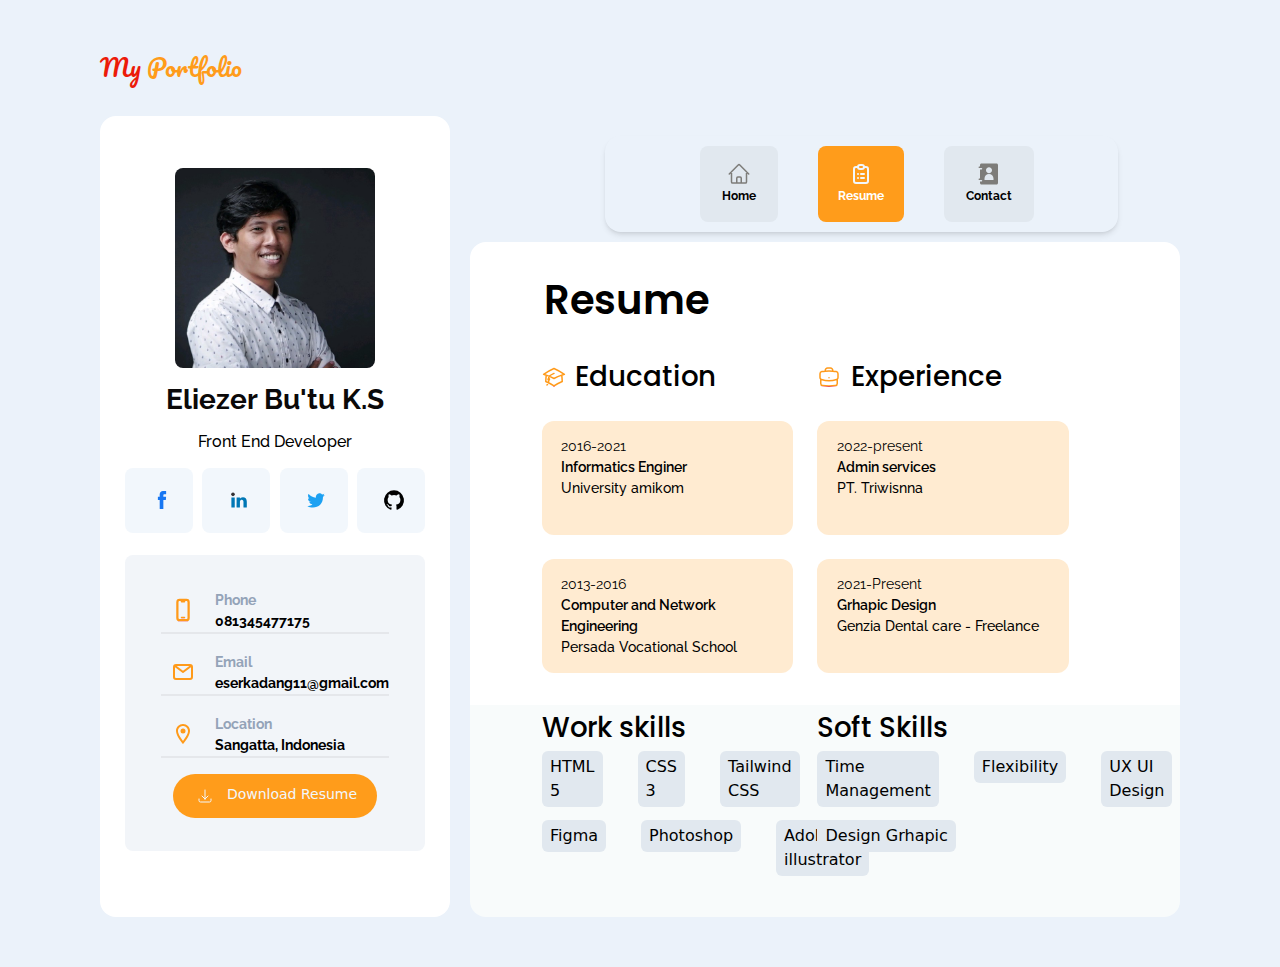
<file: Resume.html>
<!DOCTYPE html>
<html lang="en">
  <head>
    <meta charset="UTF-8" />
    <meta name="viewport" content="width=device-width, initial-scale=1.0" />
    <link rel="stylesheet" href="./css/style.css" />
    <title>ezer kadang | personal web</title>
  </head>
  <body class="bg-[#EBF2FA] px-[100px] pt-[18px] pb-[50px]">
    <header class="py-[11px]">
      <div class="font-pacificofamily text-[24px] text-[#FF9C1A] py-[20px]">
        <span class="text-[#EC1B09]">My</span> Portfolio
      </div>
    </header>

    <div class="flex flex-row items-end">
      <aside
        class="flex flex-col items-center bg-white rounded-2xl px-[25px] mr-[20px]"
      >
        <img
          class="h-[200px] w-[200px] rounded-lg mb-[14px] mt-[52px]"
          src="asset/1630219001005.jpg"
          alt="Photo profil"
        />
        <h2
          class="font-relawayfamily text-[28.42px] leading-[35.52px] font-bold mb-[4px] text-[#0B0909]"
        >
          Eliezer Bu'tu K.S
        </h2>
        <p
          class="font-relawayfamily font-medium text-[16px] leading-[40px] mb-[6px]"
        >
          Front End Developer
        </p>
        <!-- div logo social media -->
        <div class="grid grid-cols-4 gap-[9.1px] mb-[22.34px]">
          <!-- facebook -->
          <a href="https://www.facebook.com/profile.php?id=100070571891812"
            ><div class="bg-[#F2F7FC] rounded-lg py-[20.67px] px-[24.80px]">
              <svg
                class="h-[24px] w-[24px]"
                xmlns="http://www.w3.org/2000/svg"
                viewBox="0 0 124 124"
                id="facebook"
              >
                <path
                  fill="#1877F2"
                  fill-rule="evenodd"
                  d="M50.1 62.4v44.4c0 .6.5 1.2 1.2 1.2h16.5c.6 0 1.2-.5 1.2-1.2V61.6h11.9c.6 0 1.1-.5 1.2-1.1l1-13.5c.1-.7-.5-1.3-1.2-1.3h-13v-9.6c0-2.3 1.8-4.1 4.1-4.1h9.2c.6 0 1.2-.5 1.2-1.2V17.3c0-.6-.5-1.2-1.2-1.2H66.6c-9.1 0-16.5 7.4-16.5 16.5v13.1h-8.2c-.6 0-1.2.5-1.2 1.2v13.6c0 .6.5 1.2 1.2 1.2h8.2v.7z"
                  clip-rule="evenodd"
                ></path>
              </svg></div
          ></a>

          <!-- linkedin -->
          <a href="https://www.linkedin.com/in/eserk/"
            ><div class="bg-[#F2F7FC] rounded-lg py-[20.67px] px-[24.80px]">
              <svg
                class="h-[24px] w-[24px]"
                xmlns="http://www.w3.org/2000/svg"
                viewBox="0 0 124 124"
                id="linkedin"
              >
                <path
                  fill="#0077B5"
                  d="M102.4 70.7v28.5c0 .7-.6 1.3-1.3 1.3H86.4c-.7 0-1.3-.6-1.3-1.3V72.7c0-7-2.5-11.8-8.8-11.8-4.8 0-7.6 3.2-8.9 6.3-.5 1.1-.6 2.7-.6 4.2v27.8c0 .7-.6 1.3-1.3 1.3H50.9c-.7 0-1.3-.6-1.3-1.3 0-7.1.2-41.4 0-49.4 0-.7.6-1.3 1.3-1.3h14.7c.7 0 1.3.6 1.3 1.3v6.1c0 .1-.1.1-.1.2h.1v-.2c2.3-3.5 6.4-8.6 15.6-8.6 11.4 0 19.9 7.5 19.9 23.4zM24 100.6h14.7c.7 0 1.3-.6 1.3-1.3V49.8c0-.7-.6-1.3-1.3-1.3H24c-.7 0-1.3.6-1.3 1.3v49.5c.1.7.6 1.3 1.3 1.3z"
                ></path>
                <circle cx="30.9" cy="32.7" r="9.3" fill="#333033"></circle>
              </svg></div
          ></a>

          <!-- twitter -->
          <a href="https://twitter.com/ezerkadang"
            ><div class="bg-[#F2F7FC] rounded-lg py-[20.67px] px-[24.80px]">
              <svg
                class="h-[24px] w-[24px]"
                xmlns="http://www.w3.org/2000/svg"
                enable-background="new 0 0 124 124"
                viewBox="0 0 124 124"
                id="twitter"
              >
                <path
                  fill="#1DA1F2"
                  d="M106.3,36.6c-2.8,1.3-6,2.1-9,2.6c1.5-0.2,3.6-2.9,4.5-3.9c1.3-1.6,2.4-3.5,3-5.5
                  c0.1-0.2,0.1-0.4,0-0.5c-0.2-0.1-0.3,0-0.5,0c-3.4,1.8-6.9,3.2-10.7,4.1c-0.3,0.1-0.5,0-0.7-0.2c-0.3-0.4-0.6-0.7-0.9-1
                  c-1.6-1.3-3.3-2.4-5.2-3.2c-2.5-1-5.3-1.5-8-1.3c-2.6,0.2-5.2,0.9-7.5,2.1c-2.3,1.2-4.4,2.9-6.1,5c-1.7,2.1-3,4.6-3.6,7.3
                  c-0.6,2.6-0.6,5.1-0.2,7.7c0.1,0.4,0,0.5-0.4,0.4C46.2,48.1,34,42.9,24.1,31.6c-0.4-0.5-0.7-0.5-1,0c-4.3,6.5-2.2,16.9,3.2,22.1
                  c0.7,0.7,1.5,1.4,2.3,2c-0.3,0.1-3.9-0.3-7.1-2c-0.4-0.3-0.6-0.1-0.7,0.4c0,0.7,0,1.3,0.1,2.1c0.8,6.6,5.4,12.7,11.6,15
                  c0.7,0.3,1.6,0.6,2.4,0.7c-1.4,0.3-2.9,0.5-7,0.2c-0.5-0.1-0.7,0.2-0.5,0.6C30.4,81.1,37,83.6,42,85c0.7,0.1,1.3,0.1,2,0.3
                  c0,0.1-0.1,0.1-0.1,0.1c-1.6,2.5-7.3,4.4-10,5.3c-4.8,1.7-10.1,2.4-15.2,1.9c-0.8-0.1-1-0.1-1.2,0c-0.2,0.1,0,0.3,0.2,0.5
                  c1,0.7,2.1,1.3,3.2,1.9c3.2,1.7,6.6,3.1,10.1,4.1c18.2,5,38.8,1.3,52.5-12.3C94.2,76.2,98,61.5,98,46.7c0-0.6,0.7-0.9,1.1-1.2
                  c2.8-2.1,5-4.6,7.1-7.4c0.5-0.6,0.4-1.2,0.4-1.4c0,0,0-0.1,0-0.1C106.6,36.4,106.7,36.4,106.3,36.6z"
                ></path>
                <path
                  fill="#333033"
                  fill-rule="evenodd"
                  d="M43.9 101C51.4 101 44.2 101 43.9 101 44.9 101 43.8 101 43.9 101zM43.9 101C43.8 101 42.4 101 43.9 101 43.9 101 43.6 101 43.9 101zM46.9 101.1C46.9 100.9 48.5 101.1 46.9 101.1 46.9 101 47.1 101.1 46.9 101.1zM78.5 27.9c-.1.1-.2.1-.4 0C78.2 27.9 78.4 27.9 78.5 27.9z"
                  clip-rule="evenodd"
                ></path>
              </svg></div
          ></a>

          <!-- github -->
          <a href="https://github.com/EzerKadang"
            ><div class="bg-[#F2F7FC] rounded-lg py-[20.67px] px-[24.80px]">
              <svg
                class="h-[24px] w-[24px]"
                xmlns="http://www.w3.org/2000/svg"
                data-name="Layer 1"
                viewBox="0 0 24 24"
                id="github"
              >
                <path
                  d="M12,2.2467A10.00042,10.00042,0,0,0,8.83752,21.73419c.5.08752.6875-.21247.6875-.475,0-.23749-.01251-1.025-.01251-1.86249C7,19.85919,6.35,18.78423,6.15,18.22173A3.636,3.636,0,0,0,5.125,16.8092c-.35-.1875-.85-.65-.01251-.66248A2.00117,2.00117,0,0,1,6.65,17.17169a2.13742,2.13742,0,0,0,2.91248.825A2.10376,2.10376,0,0,1,10.2,16.65923c-2.225-.25-4.55-1.11254-4.55-4.9375a3.89187,3.89187,0,0,1,1.025-2.6875,3.59373,3.59373,0,0,1,.1-2.65s.83747-.26251,2.75,1.025a9.42747,9.42747,0,0,1,5,0c1.91248-1.3,2.75-1.025,2.75-1.025a3.59323,3.59323,0,0,1,.1,2.65,3.869,3.869,0,0,1,1.025,2.6875c0,3.83747-2.33752,4.6875-4.5625,4.9375a2.36814,2.36814,0,0,1,.675,1.85c0,1.33752-.01251,2.41248-.01251,2.75,0,.26251.1875.575.6875.475A10.0053,10.0053,0,0,0,12,2.2467Z"
                ></path>
              </svg></div
          ></a>
        </div>
        <!-- contact info -->
        <div class="bg-[#F2F5F9] rounded-lg mb-[66px] py-[33px] px-[36px]">
          <!-- phone -->
          <div class="flex flex-row items-center border-b-2 mb-[16px]">
            <div class="p-[10px] mr-[10px]">
              <svg
                xmlns="http://www.w3.org/2000/svg"
                viewBox="0 0 24 24"
                fill="url(#a)"
                class="w-[24px] h-[24px]"
              >
                <defs>
                  <linearGradient id="a" x1="50%" x2="50%" y1="0%" y2="100%">
                    <stop offset="100%" stop-color="#FF9A1A"></stop>
                    <stop offset="100%" stop-color="#EC1C09"></stop>
                  </linearGradient>
                </defs>
                <path d="M10.5 18.75a.75.75 0 000 1.5h3a.75.75 0 000-1.5h-3z" />
                <path
                  fill-rule="evenodd"
                  d="M8.625.75A3.375 3.375 0 005.25 4.125v15.75a3.375 3.375 0 003.375 3.375h6.75a3.375 3.375 0 003.375-3.375V4.125A3.375 3.375 0 0015.375.75h-6.75zM7.5 4.125C7.5 3.504 8.004 3 8.625 3H9.75v.375c0 .621.504 1.125 1.125 1.125h2.25c.621 0 1.125-.504 1.125-1.125V3h1.125c.621 0 1.125.504 1.125 1.125v15.75c0 .621-.504 1.125-1.125 1.125h-6.75A1.125 1.125 0 017.5 19.875V4.125z"
                  clip-rule="evenodd"
                />
              </svg>
            </div>
            <div>
              <div
                class="font-relawayfamily font-bold text-[14px] text-slate-400"
              >
                Phone
              </div>
              <div
                class="font-relawayfamily font-bold text-[14px] leading-[20px]"
              >
                081345477175
              </div>
            </div>
          </div>

          <!-- Email -->
          <div class="flex flex-row items-center border-b-2 mb-[16px]">
            <div class="p-[10px] mr-[10px]">
              <svg
                class="w-[24px] h-[24px]"
                xmlns="http://www.w3.org/2000/svg"
                viewBox="0 0 24 24"
                id="email"
                fill="url(#a)"
              >
                <defs>
                  <linearGradient id="a" x1="50%" x2="50%" y1="0%" y2="100%">
                    <stop offset="100%" stop-color="#FF9A1A"></stop>
                    <stop offset="100%" stop-color="#EC1C09"></stop>
                  </linearGradient>
                </defs>
                <g data-name="Layer 2">
                  <path
                    d="M19 4H5a3 3 0 0 0-3 3v10a3 3 0 0 0 3 3h14a3 3 0 0 0 3-3V7a3 3 0 0 0-3-3zm-.67 2L12 10.75 5.67 6zM19 18H5a1 1 0 0 1-1-1V7.25l7.4 5.55a1 1 0 0 0 .6.2 1 1 0 0 0 .6-.2L20 7.25V17a1 1 0 0 1-1 1z"
                    data-name="email"
                  ></path>
                </g>
              </svg>
            </div>
            <div>
              <div
                class="font-relawayfamily font-bold text-[14px] text-slate-400"
              >
                Email
              </div>
              <div
                class="font-relawayfamily font-bold text-[14px] leading-[20px]"
              >
                eserkadang11@gmail.com
              </div>
            </div>
          </div>

          <!-- location -->
          <div class="flex flex-row items-center border-b-2 mb-[16px]">
            <div class="p-[10px] mr-[10px]">
              <svg
                xmlns="http://www.w3.org/2000/svg"
                width="24px"
                height="24px"
                viewBox="0 0 24 24"
                id="place"
                fill="url(#a)"
              >
                <defs>
                  <linearGradient id="a" x1="50%" x2="50%" y1="0%" y2="100%">
                    <stop offset="100%" stop-color="#FF9A1A"></stop>
                    <stop offset="100%" stop-color="#EC1C09"></stop>
                  </linearGradient>
                </defs>
                <path fill="none" d="M0 0h24v24H0V0z"></path>
                <path
                  d="M12 2C8.13 2 5 5.13 5 9c0 5.25 7 13 7 13s7-7.75 7-13c0-3.87-3.13-7-7-7zM7 9c0-2.76 2.24-5 5-5s5 2.24 5 5c0 2.88-2.88 7.19-5 9.88C9.92 16.21 7 11.85 7 9z"
                ></path>
                <circle cx="12" cy="9" r="2.5"></circle>
              </svg>
            </div>
            <div>
              <div
                class="font-relawayfamily font-bold text-[14px] text-slate-400"
              >
                Location
              </div>
              <div
                class="font-relawayfamily font-bold text-[14px] leading-[20px]"
              >
                Sangatta, Indonesia
              </div>
            </div>
          </div>

          <!-- button -->
          <div class="flex justify-center">
            <button
              class="flex bg-[#FF9C1B] text-[14px] text-[#F2F7FC] py-[10px] px-[20px] rounded-full"
              type="button"
              onclick="location.href='https://drive.google.com/file/d/161QpotfZuctEGgHmScL7y3OhjMEDsoj-/view?usp=sharing'"
            >
              <svg
                xmlns="http://www.w3.org/2000/svg"
                fill="none"
                viewBox="0 0 24 24"
                stroke-width="1.5"
                stroke="
              #F2F7FC"
                class="w-[24px] h-[24px] mr-[10px] px-[4px] py-[4px]"
              >
                <path
                  stroke-linecap="round"
                  stroke-linejoin="round"
                  d="M3 16.5v2.25A2.25 2.25 0 005.25 21h13.5A2.25 2.25 0 0021 18.75V16.5M16.5 12L12 16.5m0 0L7.5 12m4.5 4.5V3"
                />
              </svg>
              Download Resume
            </button>
          </div>
        </div>
      </aside>
      <div class="w-full">
        <nav
          class="px-[64px] mr-[62px] shadow-md rounded-2xl w-[513px] ml-auto mb-[10px]"
        >
          <ul class="flex px-[31px] py-[10px]">
            <!-- home-menu -->
            <a href="index.html"
              ><li
                class="font-relawayfamily font-bold leading-[20px] text-[12px] flex flex-col items-center bg-[#E1E8EF] py-[16px] px-[22px] rounded-lg mr-[40px]"
              >
                <svg
                  xmlns="http://www.w3.org/2000/svg"
                  fill="none"
                  viewBox="0 0 24 24"
                  stroke-width="1.5"
                  stroke="#7D7C79"
                  class="w-[24px] h-[24px]"
                >
                  <path
                    stroke-linecap="round"
                    stroke-linejoin="round"
                    d="M2.25 12l8.954-8.955c.44-.439 1.152-.439 1.591 0L21.75 12M4.5 9.75v10.125c0 .621.504 1.125 1.125 1.125H9.75v-4.875c0-.621.504-1.125 1.125-1.125h2.25c.621 0 1.125.504 1.125 1.125V21h4.125c.621 0 1.125-.504 1.125-1.125V9.75M8.25 21h8.25"
                  />
                </svg>
                Home
              </li></a
            >

            <!-- Resume-menu -->
            <a href="./Resume.html"
              ><li
                class="font-relawayfamily font-bold leading-[20px] text-[12px] text-[#FFF] flex flex-col items-center bg-[#FF9C1B] py-[16px] px-[20px] rounded-lg mr-[40px]"
              >
                <svg
                  xmlns="http://www.w3.org/2000/svg"
                  class="h-[24px] w-[24px]"
                  fill="none"
                  viewBox="0 0 24 24"
                  stroke="#F2F7FC"
                  stroke-width="2"
                >
                  <path
                    stroke-linecap="round"
                    stroke-linejoin="round"
                    d="M9 5H7a2 2 0 00-2 2v12a2 2 0 002 2h10a2 2 0 002-2V7a2 2 0 00-2-2h-2M9 5a2 2 0 002 2h2a2 2 0 002-2M9 5a2 2 0 012-2h2a2 2 0 012 2m-3 7h3m-3 4h3m-6-4h.01M9 16h.01"
                  />
                </svg>
                Resume
              </li></a
            >

            <!-- Contact-menu -->
            <a href="./Contactme.html"
              ><li
                class="font-relawayfamily font-bold leading-[20px] text-[12px] flex flex-col items-center bg-[#E1E8EF] py-[16px] px-[22px] rounded-lg"
              >
                <svg
                  xmlns="http://www.w3.org/2000/svg"
                  enable-background="new 0 0 32 32"
                  viewBox="0 0 32 32"
                  id="contact"
                  fill="#7D7C79"
                  class="w-[24px] h-[24px]"
                >
                  <path
                    d="M26,2H6C4.895,2,4,2.895,4,4v2H3C2.448,6,2,6.448,2,7s0.448,1,1,1c1.795,0-1.145,0,3,0c0.552,0,1,0.448,1,1
                    s-0.448,1-1,1H4v12H3c-0.552,0-1,0.448-1,1s0.448,1,1,1c1.795,0-1.145,0,3,0c0.552,0,1,0.448,1,1s-0.448,1-1,1H4v2
                    c0,1.105,0.895,2,2,2h20c1.105,0,2-0.895,2-2V4C28,2.895,27.105,2,26,2z M16,7c2.209,0,4,1.791,4,4c0,2.209-1.791,4-4,4
                    s-4-1.791-4-4C12,8.791,13.791,7,16,7z M22,24H10v-2c0-3.314,2.686-6,6-6s6,2.686,6,6V24z"
                  ></path>
                </svg>
                Contact
              </li></a
            >
          </ul>
        </nav>
        <section class="bg-white rounded-t-2xl pt-[18px] pb-[32px]">
          <div class="ml-[72px] mr-[111.07px]">
            <h1
              class="font-poppinsfamily font-semibold text-[40px] mb-[14px] px-[1.5px] py-[10px]"
            >
              Resume
            </h1>
            <!-- Education & Experience -->
            <div class="grid grid-cols-2 gap-6 mb-[21px]">
              <div class="flex items-center">
                <div class="mr-[9.25px]">
                  <svg
                    xmlns="http://www.w3.org/2000/svg"
                    fill="none"
                    viewBox="0 0 24 24"
                    stroke-width="1.5"
                    stroke="url(#a)"
                    class="w-[24px] h-[24px]"
                  >
                    <defs>
                      <linearGradient
                        id="a"
                        x1="50%"
                        x2="50%"
                        y1="0%"
                        y2="100%"
                      >
                        <stop offset="100%" stop-color="#FF9A1A"></stop>
                        <stop offset="100%" stop-color="#EC1C09"></stop>
                      </linearGradient>
                    </defs>
                    <path
                      stroke-linecap="round"
                      stroke-linejoin="round"
                      d="M4.26 10.147a60.436 60.436 0 00-.491 6.347A48.627 48.627 0 0112 20.904a48.627 48.627 0 018.232-4.41 60.46 60.46 0 00-.491-6.347m-15.482 0a50.57 50.57 0 00-2.658-.813A59.905 59.905 0 0112 3.493a59.902 59.902 0 0110.399 5.84c-.896.248-1.783.52-2.658.814m-15.482 0A50.697 50.697 0 0112 13.489a50.702 50.702 0 017.74-3.342M6.75 15a.75.75 0 100-1.5.75.75 0 000 1.5zm0 0v-3.675A55.378 55.378 0 0112 8.443m-7.007 11.55A5.981 5.981 0 006.75 15.75v-1.5"
                    />
                  </svg>
                </div>
                <h2
                  class="font-poppinsfamily text-[27.74px] leading-[46.23px] font-medium"
                >
                  Education
                </h2>
              </div>
              <div class="flex items-center">
                <div class="mr-[9.25px]">
                  <svg
                    xmlns="http://www.w3.org/2000/svg"
                    fill="none"
                    viewBox="0 0 24 24"
                    stroke-width="1.5"
                    stroke="url(#a)"
                    class="w-6 h-6"
                  >
                    <defs>
                      <linearGradient
                        id="a"
                        x1="50%"
                        x2="50%"
                        y1="0%"
                        y2="100%"
                      >
                        <stop offset="100%" stop-color="#FF9A1A"></stop>
                        <stop offset="100%" stop-color="#EC1C09"></stop>
                      </linearGradient>
                    </defs>
                    <path
                      stroke-linecap="round"
                      stroke-linejoin="round"
                      d="M20.25 14.15v4.25c0 1.094-.787 2.036-1.872 2.18-2.087.277-4.216.42-6.378.42s-4.291-.143-6.378-.42c-1.085-.144-1.872-1.086-1.872-2.18v-4.25m16.5 0a2.18 2.18 0 00.75-1.661V8.706c0-1.081-.768-2.015-1.837-2.175a48.114 48.114 0 00-3.413-.387m4.5 8.006c-.194.165-.42.295-.673.38A23.978 23.978 0 0112 15.75c-2.648 0-5.195-.429-7.577-1.22a2.016 2.016 0 01-.673-.38m0 0A2.18 2.18 0 013 12.489V8.706c0-1.081.768-2.015 1.837-2.175a48.111 48.111 0 013.413-.387m7.5 0V5.25A2.25 2.25 0 0013.5 3h-3a2.25 2.25 0 00-2.25 2.25v.894m7.5 0a48.667 48.667 0 00-7.5 0M12 12.75h.008v.008H12v-.008z"
                    />
                  </svg>
                </div>
                <h2
                  class="font-poppinsfamily text-[27.74px] leading-[46.23px] font-medium"
                >
                  Experience
                </h2>
              </div>
            </div>
            <div class="grid grid-cols-2 grid-rows-2 gap-6 justify-items-start">
              <!-- Education 1 -->
              <div
                class="bg-[#FFEBD1] p-[10px] rounded-xl pt-[15.02px] pb-[15.57px] w-full"
              >
                <div class="px-[9.25px]">
                  <p class="font-relawayfamily text-[13.87px]">2016-2021</p>
                  <p class="font-relawayfamily text-[13.87px] font-semibold">
                    Informatics Enginer
                  </p>
                  <p class="font-relawayfamily text-[13.87px] font-medium">
                    University amikom
                  </p>
                </div>
              </div>
              <!-- Experience 1 -->
              <div
                class="bg-[#FFEBD1] p-[10px] rounded-xl pt-[15.02px] pb-[15.57px] w-full"
              >
                <div class="px-[9.25px]">
                  <p class="font-relawayfamily text-[13.87px]">2022-present</p>
                  <p class="font-relawayfamily text-[13.87px] font-semibold">
                    Admin services
                  </p>
                  <p class="font-relawayfamily text-[13.87px] font-medium">
                    PT. Triwisnna
                  </p>
                </div>
              </div>
              <!-- Education 2 -->
              <div
                class="bg-[#FFEBD1] p-[10px] rounded-xl pt-[15.02px] pb-[15.57px] w-full"
              >
                <div class="px-[9.25px]">
                  <p class="font-relawayfamily text-[13.87px]">2013-2016</p>
                  <p class="font-relawayfamily text-[13.87px] font-semibold">
                    Computer and Network Engineering
                  </p>
                  <p class="font-relawayfamily text-[13.87px] font-medium">
                    Persada Vocational School
                  </p>
                </div>
              </div>
              <!-- Experience -->
              <div
                class="bg-[#FFEBD1] p-[10px] rounded-xl pt-[15.02px] pb-[15.57px] w-full"
              >
                <div class="px-[9.25px]">
                  <p class="font-relawayfamily text-[13.87px]">2021-Present</p>
                  <p class="font-relawayfamily text-[13.87px] font-semibold">
                    Grhapic Design
                  </p>
                  <p class="font-relawayfamily text-[13.87px] font-medium">
                    Genzia Dental care - Freelance
                  </p>
                </div>
              </div>
            </div>
          </div>
        </section>
        <!-- Skill -->
        <div class="bg-[#F8FBFB] rounded-b-2xl pb-[28px]">
          <div class="grid grid-cols-2 gap-x-6 ml-[72px] mr-[111.07px]">
            <div
              class="font-poppinsfamily text-[27.74px] leading-[46.23px] font-medium"
            >
              Work skills
            </div>
            <div
              class="font-poppinsfamily text-[27.74px] leading-[46.23px] font-medium"
            >
              Soft Skills
            </div>
            <div>
              <div class="flex flex-row">
                <div
                  class="bg-[#E1E8EF] w-fit h-fit px-[8px] py-[4px] rounded-md mr-[35px] mb-[13px]"
                >
                  HTML 5
                </div>
                <div
                  class="bg-[#E1E8EF] w-fit h-fit px-[8px] py-[4px] rounded-md mr-[35px] mb-[13px]"
                >
                  CSS 3
                </div>
                <div
                  class="bg-[#E1E8EF] w-fit h-fit px-[8px] py-[4px] rounded-md mr-[35px] mb-[13px]"
                >
                  Tailwind CSS
                </div>
              </div>
              <div class="flex flex-row">
                <div
                  class="bg-[#E1E8EF] w-fit h-fit px-[8px] py-[4px] rounded-md mr-[35px] mb-[13px]"
                >
                  Figma
                </div>
                <div
                  class="bg-[#E1E8EF] w-fit h-fit px-[8px] py-[4px] rounded-md mr-[35px] mb-[13px]"
                >
                  Photoshop
                </div>
                <div
                  class="bg-[#E1E8EF] w-fit h-fit px-[8px] py-[4px] rounded-md mr-[35px] mb-[13px]"
                >
                  Adobe illustrator
                </div>
              </div>
            </div>

            <div>
              <div class="flex flex-row">
                <div
                  class="bg-[#E1E8EF] w-fit h-fit px-[8px] py-[4px] rounded-md mr-[35px] mb-[13px]"
                >
                  Time Management
                </div>
                <div
                  class="bg-[#E1E8EF] w-fit h-fit px-[8px] py-[4px] rounded-md mr-[35px] mb-[13px]"
                >
                  Flexibility
                </div>
                <div
                  class="bg-[#E1E8EF] w-fit h-fit px-[8px] py-[4px] rounded-md mr-[35px] mb-[13px]"
                >
                  UX UI Design
                </div>
              </div>
              <div class="flex flex-row">
                <div
                  class="bg-[#E1E8EF] w-fit h-fit px-[8px] py-[4px] rounded-md mr-[35px] mb-[13px]"
                >
                  Design Grhapic
                </div>
              </div>
            </div>
          </div>
        </div>
      </div>
    </div>
  </body>
</html>
</file>
<file: css/style.css>
@import url("https://fonts.googleapis.com/css2?family=Pacifico&display=swap");

@import url("https://fonts.googleapis.com/css2?family=Poppins:ital,wght@0,100;0,200;0,300;0,400;0,500;0,600;0,700;0,800;0,900;1,100;1,200;1,300;1,400;1,500;1,600;1,700;1,800;1,900&display=swap");

@import url("https://fonts.googleapis.com/css2?family=Raleway:ital,wght@0,100;0,200;0,300;0,400;0,500;0,600;0,700;0,800;0,900;1,100;1,200;1,300;1,400;1,500;1,600;1,700;1,800;1,900&display=swap");

/*
! tailwindcss v3.3.3 | MIT License | https://tailwindcss.com
*/

/*
1. Prevent padding and border from affecting element width. (https://github.com/mozdevs/cssremedy/issues/4)
2. Allow adding a border to an element by just adding a border-width. (https://github.com/tailwindcss/tailwindcss/pull/116)
*/

*,
::before,
::after {
  box-sizing: border-box;
  /* 1 */
  border-width: 0;
  /* 2 */
  border-style: solid;
  /* 2 */
  border-color: #e5e7eb;
  /* 2 */
}

::before,
::after {
  --tw-content: '';
}

/*
1. Use a consistent sensible line-height in all browsers.
2. Prevent adjustments of font size after orientation changes in iOS.
3. Use a more readable tab size.
4. Use the user's configured `sans` font-family by default.
5. Use the user's configured `sans` font-feature-settings by default.
6. Use the user's configured `sans` font-variation-settings by default.
*/

html {
  line-height: 1.5;
  /* 1 */
  -webkit-text-size-adjust: 100%;
  /* 2 */
  -moz-tab-size: 4;
  /* 3 */
  -o-tab-size: 4;
     tab-size: 4;
  /* 3 */
  font-family: ui-sans-serif, system-ui, -apple-system, BlinkMacSystemFont, "Segoe UI", Roboto, "Helvetica Neue", Arial, "Noto Sans", sans-serif, "Apple Color Emoji", "Segoe UI Emoji", "Segoe UI Symbol", "Noto Color Emoji";
  /* 4 */
  font-feature-settings: normal;
  /* 5 */
  font-variation-settings: normal;
  /* 6 */
}

/*
1. Remove the margin in all browsers.
2. Inherit line-height from `html` so users can set them as a class directly on the `html` element.
*/

body {
  margin: 0;
  /* 1 */
  line-height: inherit;
  /* 2 */
}

/*
1. Add the correct height in Firefox.
2. Correct the inheritance of border color in Firefox. (https://bugzilla.mozilla.org/show_bug.cgi?id=190655)
3. Ensure horizontal rules are visible by default.
*/

hr {
  height: 0;
  /* 1 */
  color: inherit;
  /* 2 */
  border-top-width: 1px;
  /* 3 */
}

/*
Add the correct text decoration in Chrome, Edge, and Safari.
*/

abbr:where([title]) {
  -webkit-text-decoration: underline dotted;
          text-decoration: underline dotted;
}

/*
Remove the default font size and weight for headings.
*/

h1,
h2,
h3,
h4,
h5,
h6 {
  font-size: inherit;
  font-weight: inherit;
}

/*
Reset links to optimize for opt-in styling instead of opt-out.
*/

a {
  color: inherit;
  text-decoration: inherit;
}

/*
Add the correct font weight in Edge and Safari.
*/

b,
strong {
  font-weight: bolder;
}

/*
1. Use the user's configured `mono` font family by default.
2. Correct the odd `em` font sizing in all browsers.
*/

code,
kbd,
samp,
pre {
  font-family: ui-monospace, SFMono-Regular, Menlo, Monaco, Consolas, "Liberation Mono", "Courier New", monospace;
  /* 1 */
  font-size: 1em;
  /* 2 */
}

/*
Add the correct font size in all browsers.
*/

small {
  font-size: 80%;
}

/*
Prevent `sub` and `sup` elements from affecting the line height in all browsers.
*/

sub,
sup {
  font-size: 75%;
  line-height: 0;
  position: relative;
  vertical-align: baseline;
}

sub {
  bottom: -0.25em;
}

sup {
  top: -0.5em;
}

/*
1. Remove text indentation from table contents in Chrome and Safari. (https://bugs.chromium.org/p/chromium/issues/detail?id=999088, https://bugs.webkit.org/show_bug.cgi?id=201297)
2. Correct table border color inheritance in all Chrome and Safari. (https://bugs.chromium.org/p/chromium/issues/detail?id=935729, https://bugs.webkit.org/show_bug.cgi?id=195016)
3. Remove gaps between table borders by default.
*/

table {
  text-indent: 0;
  /* 1 */
  border-color: inherit;
  /* 2 */
  border-collapse: collapse;
  /* 3 */
}

/*
1. Change the font styles in all browsers.
2. Remove the margin in Firefox and Safari.
3. Remove default padding in all browsers.
*/

button,
input,
optgroup,
select,
textarea {
  font-family: inherit;
  /* 1 */
  font-feature-settings: inherit;
  /* 1 */
  font-variation-settings: inherit;
  /* 1 */
  font-size: 100%;
  /* 1 */
  font-weight: inherit;
  /* 1 */
  line-height: inherit;
  /* 1 */
  color: inherit;
  /* 1 */
  margin: 0;
  /* 2 */
  padding: 0;
  /* 3 */
}

/*
Remove the inheritance of text transform in Edge and Firefox.
*/

button,
select {
  text-transform: none;
}

/*
1. Correct the inability to style clickable types in iOS and Safari.
2. Remove default button styles.
*/

button,
[type='button'],
[type='reset'],
[type='submit'] {
  -webkit-appearance: button;
  /* 1 */
  background-color: transparent;
  /* 2 */
  background-image: none;
  /* 2 */
}

/*
Use the modern Firefox focus style for all focusable elements.
*/

:-moz-focusring {
  outline: auto;
}

/*
Remove the additional `:invalid` styles in Firefox. (https://github.com/mozilla/gecko-dev/blob/2f9eacd9d3d995c937b4251a5557d95d494c9be1/layout/style/res/forms.css#L728-L737)
*/

:-moz-ui-invalid {
  box-shadow: none;
}

/*
Add the correct vertical alignment in Chrome and Firefox.
*/

progress {
  vertical-align: baseline;
}

/*
Correct the cursor style of increment and decrement buttons in Safari.
*/

::-webkit-inner-spin-button,
::-webkit-outer-spin-button {
  height: auto;
}

/*
1. Correct the odd appearance in Chrome and Safari.
2. Correct the outline style in Safari.
*/

[type='search'] {
  -webkit-appearance: textfield;
  /* 1 */
  outline-offset: -2px;
  /* 2 */
}

/*
Remove the inner padding in Chrome and Safari on macOS.
*/

::-webkit-search-decoration {
  -webkit-appearance: none;
}

/*
1. Correct the inability to style clickable types in iOS and Safari.
2. Change font properties to `inherit` in Safari.
*/

::-webkit-file-upload-button {
  -webkit-appearance: button;
  /* 1 */
  font: inherit;
  /* 2 */
}

/*
Add the correct display in Chrome and Safari.
*/

summary {
  display: list-item;
}

/*
Removes the default spacing and border for appropriate elements.
*/

blockquote,
dl,
dd,
h1,
h2,
h3,
h4,
h5,
h6,
hr,
figure,
p,
pre {
  margin: 0;
}

fieldset {
  margin: 0;
  padding: 0;
}

legend {
  padding: 0;
}

ol,
ul,
menu {
  list-style: none;
  margin: 0;
  padding: 0;
}

/*
Reset default styling for dialogs.
*/

dialog {
  padding: 0;
}

/*
Prevent resizing textareas horizontally by default.
*/

textarea {
  resize: vertical;
}

/*
1. Reset the default placeholder opacity in Firefox. (https://github.com/tailwindlabs/tailwindcss/issues/3300)
2. Set the default placeholder color to the user's configured gray 400 color.
*/

input::-moz-placeholder, textarea::-moz-placeholder {
  opacity: 1;
  /* 1 */
  color: #9ca3af;
  /* 2 */
}

input::placeholder,
textarea::placeholder {
  opacity: 1;
  /* 1 */
  color: #9ca3af;
  /* 2 */
}

/*
Set the default cursor for buttons.
*/

button,
[role="button"] {
  cursor: pointer;
}

/*
Make sure disabled buttons don't get the pointer cursor.
*/

:disabled {
  cursor: default;
}

/*
1. Make replaced elements `display: block` by default. (https://github.com/mozdevs/cssremedy/issues/14)
2. Add `vertical-align: middle` to align replaced elements more sensibly by default. (https://github.com/jensimmons/cssremedy/issues/14#issuecomment-634934210)
   This can trigger a poorly considered lint error in some tools but is included by design.
*/

img,
svg,
video,
canvas,
audio,
iframe,
embed,
object {
  display: block;
  /* 1 */
  vertical-align: middle;
  /* 2 */
}

/*
Constrain images and videos to the parent width and preserve their intrinsic aspect ratio. (https://github.com/mozdevs/cssremedy/issues/14)
*/

img,
video {
  max-width: 100%;
  height: auto;
}

/* Make elements with the HTML hidden attribute stay hidden by default */

[hidden] {
  display: none;
}

*, ::before, ::after{
  --tw-border-spacing-x: 0;
  --tw-border-spacing-y: 0;
  --tw-translate-x: 0;
  --tw-translate-y: 0;
  --tw-rotate: 0;
  --tw-skew-x: 0;
  --tw-skew-y: 0;
  --tw-scale-x: 1;
  --tw-scale-y: 1;
  --tw-pan-x:  ;
  --tw-pan-y:  ;
  --tw-pinch-zoom:  ;
  --tw-scroll-snap-strictness: proximity;
  --tw-gradient-from-position:  ;
  --tw-gradient-via-position:  ;
  --tw-gradient-to-position:  ;
  --tw-ordinal:  ;
  --tw-slashed-zero:  ;
  --tw-numeric-figure:  ;
  --tw-numeric-spacing:  ;
  --tw-numeric-fraction:  ;
  --tw-ring-inset:  ;
  --tw-ring-offset-width: 0px;
  --tw-ring-offset-color: #fff;
  --tw-ring-color: rgb(59 130 246 / 0.5);
  --tw-ring-offset-shadow: 0 0 #0000;
  --tw-ring-shadow: 0 0 #0000;
  --tw-shadow: 0 0 #0000;
  --tw-shadow-colored: 0 0 #0000;
  --tw-blur:  ;
  --tw-brightness:  ;
  --tw-contrast:  ;
  --tw-grayscale:  ;
  --tw-hue-rotate:  ;
  --tw-invert:  ;
  --tw-saturate:  ;
  --tw-sepia:  ;
  --tw-drop-shadow:  ;
  --tw-backdrop-blur:  ;
  --tw-backdrop-brightness:  ;
  --tw-backdrop-contrast:  ;
  --tw-backdrop-grayscale:  ;
  --tw-backdrop-hue-rotate:  ;
  --tw-backdrop-invert:  ;
  --tw-backdrop-opacity:  ;
  --tw-backdrop-saturate:  ;
  --tw-backdrop-sepia:  ;
}

::backdrop{
  --tw-border-spacing-x: 0;
  --tw-border-spacing-y: 0;
  --tw-translate-x: 0;
  --tw-translate-y: 0;
  --tw-rotate: 0;
  --tw-skew-x: 0;
  --tw-skew-y: 0;
  --tw-scale-x: 1;
  --tw-scale-y: 1;
  --tw-pan-x:  ;
  --tw-pan-y:  ;
  --tw-pinch-zoom:  ;
  --tw-scroll-snap-strictness: proximity;
  --tw-gradient-from-position:  ;
  --tw-gradient-via-position:  ;
  --tw-gradient-to-position:  ;
  --tw-ordinal:  ;
  --tw-slashed-zero:  ;
  --tw-numeric-figure:  ;
  --tw-numeric-spacing:  ;
  --tw-numeric-fraction:  ;
  --tw-ring-inset:  ;
  --tw-ring-offset-width: 0px;
  --tw-ring-offset-color: #fff;
  --tw-ring-color: rgb(59 130 246 / 0.5);
  --tw-ring-offset-shadow: 0 0 #0000;
  --tw-ring-shadow: 0 0 #0000;
  --tw-shadow: 0 0 #0000;
  --tw-shadow-colored: 0 0 #0000;
  --tw-blur:  ;
  --tw-brightness:  ;
  --tw-contrast:  ;
  --tw-grayscale:  ;
  --tw-hue-rotate:  ;
  --tw-invert:  ;
  --tw-saturate:  ;
  --tw-sepia:  ;
  --tw-drop-shadow:  ;
  --tw-backdrop-blur:  ;
  --tw-backdrop-brightness:  ;
  --tw-backdrop-contrast:  ;
  --tw-backdrop-grayscale:  ;
  --tw-backdrop-hue-rotate:  ;
  --tw-backdrop-invert:  ;
  --tw-backdrop-opacity:  ;
  --tw-backdrop-saturate:  ;
  --tw-backdrop-sepia:  ;
}

.visible{
  visibility: visible;
}

.absolute{
  position: absolute;
}

.relative{
  position: relative;
}

.top-3{
  top: 0.75rem;
}

.-z-10{
  z-index: -10;
}

.z-0{
  z-index: 0;
}

.col-span-11{
  grid-column: span 11 / span 11;
}

.col-span-12{
  grid-column: span 12 / span 12;
}

.mb-6{
  margin-bottom: 1.5rem;
}

.mb-\[13px\]{
  margin-bottom: 13px;
}

.mb-\[14px\]{
  margin-bottom: 14px;
}

.mb-\[16px\]{
  margin-bottom: 16px;
}

.mb-\[18px\]{
  margin-bottom: 18px;
}

.mb-\[21px\]{
  margin-bottom: 21px;
}

.mb-\[22\.34px\]{
  margin-bottom: 22.34px;
}

.mb-\[24px\]{
  margin-bottom: 24px;
}

.mb-\[32px\]{
  margin-bottom: 32px;
}

.mb-\[4px\]{
  margin-bottom: 4px;
}

.mb-\[66px\]{
  margin-bottom: 66px;
}

.mb-\[6px\]{
  margin-bottom: 6px;
}

.ml-\[72px\]{
  margin-left: 72px;
}

.ml-auto{
  margin-left: auto;
}

.mr-\[10px\]{
  margin-right: 10px;
}

.mr-\[111\.07px\]{
  margin-right: 111.07px;
}

.mr-\[20px\]{
  margin-right: 20px;
}

.mr-\[35px\]{
  margin-right: 35px;
}

.mr-\[40px\]{
  margin-right: 40px;
}

.mr-\[62px\]{
  margin-right: 62px;
}

.mt-\[52px\]{
  margin-top: 52px;
}

.mr-auto{
  margin-right: auto;
}

.mr-\[9\.25px\]{
  margin-right: 9.25px;
}

.mb-\[10px\]{
  margin-bottom: 10px;
}

.block{
  display: block;
}

.flex{
  display: flex;
}

.grid{
  display: grid;
}

.h-\[169px\]{
  height: 169px;
}

.h-\[200px\]{
  height: 200px;
}

.h-\[24px\]{
  height: 24px;
}

.h-fit{
  height: -moz-fit-content;
  height: fit-content;
}

.h-6{
  height: 1.5rem;
}

.h-\[20px\]{
  height: 20px;
}

.w-\[200px\]{
  width: 200px;
}

.w-\[24px\]{
  width: 24px;
}

.w-\[513px\]{
  width: 513px;
}

.w-fit{
  width: -moz-fit-content;
  width: fit-content;
}

.w-full{
  width: 100%;
}

.w-6{
  width: 1.5rem;
}

.w-\[20px\]{
  width: 20px;
}

.origin-\[0\]{
  transform-origin: 0;
}

.-translate-y-6{
  --tw-translate-y: -1.5rem;
  transform: translate(var(--tw-translate-x), var(--tw-translate-y)) rotate(var(--tw-rotate)) skewX(var(--tw-skew-x)) skewY(var(--tw-skew-y)) scaleX(var(--tw-scale-x)) scaleY(var(--tw-scale-y));
}

.scale-75{
  --tw-scale-x: .75;
  --tw-scale-y: .75;
  transform: translate(var(--tw-translate-x), var(--tw-translate-y)) rotate(var(--tw-rotate)) skewX(var(--tw-skew-x)) skewY(var(--tw-skew-y)) scaleX(var(--tw-scale-x)) scaleY(var(--tw-scale-y));
}

.transform{
  transform: translate(var(--tw-translate-x), var(--tw-translate-y)) rotate(var(--tw-rotate)) skewX(var(--tw-skew-x)) skewY(var(--tw-skew-y)) scaleX(var(--tw-scale-x)) scaleY(var(--tw-scale-y));
}

.appearance-none{
  -webkit-appearance: none;
     -moz-appearance: none;
          appearance: none;
}

.grid-cols-2{
  grid-template-columns: repeat(2, minmax(0, 1fr));
}

.grid-cols-4{
  grid-template-columns: repeat(4, minmax(0, 1fr));
}

.grid-cols-8{
  grid-template-columns: repeat(8, minmax(0, 1fr));
}

.grid-cols-9{
  grid-template-columns: repeat(9, minmax(0, 1fr));
}

.grid-cols-10{
  grid-template-columns: repeat(10, minmax(0, 1fr));
}

.grid-cols-12{
  grid-template-columns: repeat(12, minmax(0, 1fr));
}

.grid-rows-2{
  grid-template-rows: repeat(2, minmax(0, 1fr));
}

.flex-row{
  flex-direction: row;
}

.flex-col{
  flex-direction: column;
}

.place-content-center{
  place-content: center;
}

.place-items-center{
  place-items: center;
}

.items-end{
  align-items: flex-end;
}

.items-center{
  align-items: center;
}

.justify-start{
  justify-content: flex-start;
}

.justify-center{
  justify-content: center;
}

.justify-items-start{
  justify-items: start;
}

.justify-items-center{
  justify-items: center;
}

.gap-6{
  gap: 1.5rem;
}

.gap-\[9\.1px\]{
  gap: 9.1px;
}

.gap-x-6{
  -moz-column-gap: 1.5rem;
       column-gap: 1.5rem;
}

.rounded-2xl{
  border-radius: 1rem;
}

.rounded-full{
  border-radius: 9999px;
}

.rounded-lg{
  border-radius: 0.5rem;
}

.rounded-md{
  border-radius: 0.375rem;
}

.rounded-xl{
  border-radius: 0.75rem;
}

.rounded-b-2xl{
  border-bottom-right-radius: 1rem;
  border-bottom-left-radius: 1rem;
}

.rounded-t-2xl{
  border-top-left-radius: 1rem;
  border-top-right-radius: 1rem;
}

.border{
  border-width: 1px;
}

.border-0{
  border-width: 0px;
}

.border-b-2{
  border-bottom-width: 2px;
}

.border-\[\#B5B5B5\]{
  --tw-border-opacity: 1;
  border-color: rgb(181 181 181 / var(--tw-border-opacity));
}

.border-\[\#FD8A18\]{
  --tw-border-opacity: 1;
  border-color: rgb(253 138 24 / var(--tw-border-opacity));
}

.bg-\[\#E1E8EF\]{
  --tw-bg-opacity: 1;
  background-color: rgb(225 232 239 / var(--tw-bg-opacity));
}

.bg-\[\#EBF2FA\]{
  --tw-bg-opacity: 1;
  background-color: rgb(235 242 250 / var(--tw-bg-opacity));
}

.bg-\[\#F2F5F9\]{
  --tw-bg-opacity: 1;
  background-color: rgb(242 245 249 / var(--tw-bg-opacity));
}

.bg-\[\#F2F7FC\]{
  --tw-bg-opacity: 1;
  background-color: rgb(242 247 252 / var(--tw-bg-opacity));
}

.bg-\[\#F8FBFB\]{
  --tw-bg-opacity: 1;
  background-color: rgb(248 251 251 / var(--tw-bg-opacity));
}

.bg-\[\#FF9C1B\]{
  --tw-bg-opacity: 1;
  background-color: rgb(255 156 27 / var(--tw-bg-opacity));
}

.bg-\[\#FFEBD1\]{
  --tw-bg-opacity: 1;
  background-color: rgb(255 235 209 / var(--tw-bg-opacity));
}

.bg-transparent{
  background-color: transparent;
}

.bg-white{
  --tw-bg-opacity: 1;
  background-color: rgb(255 255 255 / var(--tw-bg-opacity));
}

.p-\[10px\]{
  padding: 10px;
}

.p-\[2px\]{
  padding: 2px;
}

.px-0{
  padding-left: 0px;
  padding-right: 0px;
}

.px-\[1\.5px\]{
  padding-left: 1.5px;
  padding-right: 1.5px;
}

.px-\[100px\]{
  padding-left: 100px;
  padding-right: 100px;
}

.px-\[10px\]{
  padding-left: 10px;
  padding-right: 10px;
}

.px-\[15px\]{
  padding-left: 15px;
  padding-right: 15px;
}

.px-\[20px\]{
  padding-left: 20px;
  padding-right: 20px;
}

.px-\[22px\]{
  padding-left: 22px;
  padding-right: 22px;
}

.px-\[24\.80px\]{
  padding-left: 24.80px;
  padding-right: 24.80px;
}

.px-\[25px\]{
  padding-left: 25px;
  padding-right: 25px;
}

.px-\[30px\]{
  padding-left: 30px;
  padding-right: 30px;
}

.px-\[31px\]{
  padding-left: 31px;
  padding-right: 31px;
}

.px-\[36px\]{
  padding-left: 36px;
  padding-right: 36px;
}

.px-\[4px\]{
  padding-left: 4px;
  padding-right: 4px;
}

.px-\[64px\]{
  padding-left: 64px;
  padding-right: 64px;
}

.px-\[8px\]{
  padding-left: 8px;
  padding-right: 8px;
}

.px-\[9\.25px\]{
  padding-left: 9.25px;
  padding-right: 9.25px;
}

.py-2{
  padding-top: 0.5rem;
  padding-bottom: 0.5rem;
}

.py-2\.5{
  padding-top: 0.625rem;
  padding-bottom: 0.625rem;
}

.py-\[10px\]{
  padding-top: 10px;
  padding-bottom: 10px;
}

.py-\[11px\]{
  padding-top: 11px;
  padding-bottom: 11px;
}

.py-\[14px\]{
  padding-top: 14px;
  padding-bottom: 14px;
}

.py-\[16px\]{
  padding-top: 16px;
  padding-bottom: 16px;
}

.py-\[20\.67px\]{
  padding-top: 20.67px;
  padding-bottom: 20.67px;
}

.py-\[20px\]{
  padding-top: 20px;
  padding-bottom: 20px;
}

.py-\[33px\]{
  padding-top: 33px;
  padding-bottom: 33px;
}

.py-\[4px\]{
  padding-top: 4px;
  padding-bottom: 4px;
}

.px-\[2px\]{
  padding-left: 2px;
  padding-right: 2px;
}

.pb-\[15\.57px\]{
  padding-bottom: 15.57px;
}

.pb-\[28px\]{
  padding-bottom: 28px;
}

.pb-\[32px\]{
  padding-bottom: 32px;
}

.pb-\[38px\]{
  padding-bottom: 38px;
}

.pb-\[46px\]{
  padding-bottom: 46px;
}

.pb-\[50px\]{
  padding-bottom: 50px;
}

.pl-\[29px\]{
  padding-left: 29px;
}

.pl-\[71px\]{
  padding-left: 71px;
}

.pr-\[55px\]{
  padding-right: 55px;
}

.pr-\[66px\]{
  padding-right: 66px;
}

.pt-\[15\.02px\]{
  padding-top: 15.02px;
}

.pt-\[18px\]{
  padding-top: 18px;
}

.pt-\[29px\]{
  padding-top: 29px;
}

.font-pacificofamily{
  font-family: Pacifico;
}

.font-poppinsfamily{
  font-family: poppins;
}

.font-relawayfamily{
  font-family: Raleway;
}

.text-\[12px\]{
  font-size: 12px;
}

.text-\[14px\]{
  font-size: 14px;
}

.text-\[16px\]{
  font-size: 16px;
}

.text-\[24px\]{
  font-size: 24px;
}

.text-\[27\.74px\]{
  font-size: 27.74px;
}

.text-\[28\.42px\]{
  font-size: 28.42px;
}

.text-\[32px\]{
  font-size: 32px;
}

.text-\[40px\]{
  font-size: 40px;
}

.text-sm{
  font-size: 0.875rem;
  line-height: 1.25rem;
}

.text-\[13\.87px\]{
  font-size: 13.87px;
}

.font-bold{
  font-weight: 700;
}

.font-medium{
  font-weight: 500;
}

.font-semibold{
  font-weight: 600;
}

.leading-\[20px\]{
  line-height: 20px;
}

.leading-\[30px\]{
  line-height: 30px;
}

.leading-\[35\.52px\]{
  line-height: 35.52px;
}

.leading-\[40px\]{
  line-height: 40px;
}

.leading-\[46\.23px\]{
  line-height: 46.23px;
}

.text-\[\#0B0909\]{
  --tw-text-opacity: 1;
  color: rgb(11 9 9 / var(--tw-text-opacity));
}

.text-\[\#EC1B09\]{
  --tw-text-opacity: 1;
  color: rgb(236 27 9 / var(--tw-text-opacity));
}

.text-\[\#F2F7FC\]{
  --tw-text-opacity: 1;
  color: rgb(242 247 252 / var(--tw-text-opacity));
}

.text-\[\#FF9C1A\]{
  --tw-text-opacity: 1;
  color: rgb(255 156 26 / var(--tw-text-opacity));
}

.text-\[\#FFFFFF\]{
  --tw-text-opacity: 1;
  color: rgb(255 255 255 / var(--tw-text-opacity));
}

.text-\[\#FFF\]{
  --tw-text-opacity: 1;
  color: rgb(255 255 255 / var(--tw-text-opacity));
}

.text-black{
  --tw-text-opacity: 1;
  color: rgb(0 0 0 / var(--tw-text-opacity));
}

.text-slate-400{
  --tw-text-opacity: 1;
  color: rgb(148 163 184 / var(--tw-text-opacity));
}

.shadow-md{
  --tw-shadow: 0 4px 6px -1px rgb(0 0 0 / 0.1), 0 2px 4px -2px rgb(0 0 0 / 0.1);
  --tw-shadow-colored: 0 4px 6px -1px var(--tw-shadow-color), 0 2px 4px -2px var(--tw-shadow-color);
  box-shadow: var(--tw-ring-offset-shadow, 0 0 #0000), var(--tw-ring-shadow, 0 0 #0000), var(--tw-shadow);
}

.duration-300{
  transition-duration: 300ms;
}

.focus\:border-\[\#B5B5B5\]:focus{
  --tw-border-opacity: 1;
  border-color: rgb(181 181 181 / var(--tw-border-opacity));
}

.focus\:outline-none:focus{
  outline: 2px solid transparent;
  outline-offset: 2px;
}

.focus\:ring-0:focus{
  --tw-ring-offset-shadow: var(--tw-ring-inset) 0 0 0 var(--tw-ring-offset-width) var(--tw-ring-offset-color);
  --tw-ring-shadow: var(--tw-ring-inset) 0 0 0 calc(0px + var(--tw-ring-offset-width)) var(--tw-ring-color);
  box-shadow: var(--tw-ring-offset-shadow), var(--tw-ring-shadow), var(--tw-shadow, 0 0 #0000);
}

.peer:-moz-placeholder-shown ~ .peer-placeholder-shown\:translate-y-0{
  --tw-translate-y: 0px;
  transform: translate(var(--tw-translate-x), var(--tw-translate-y)) rotate(var(--tw-rotate)) skewX(var(--tw-skew-x)) skewY(var(--tw-skew-y)) scaleX(var(--tw-scale-x)) scaleY(var(--tw-scale-y));
}

.peer:placeholder-shown ~ .peer-placeholder-shown\:translate-y-0{
  --tw-translate-y: 0px;
  transform: translate(var(--tw-translate-x), var(--tw-translate-y)) rotate(var(--tw-rotate)) skewX(var(--tw-skew-x)) skewY(var(--tw-skew-y)) scaleX(var(--tw-scale-x)) scaleY(var(--tw-scale-y));
}

.peer:-moz-placeholder-shown ~ .peer-placeholder-shown\:scale-100{
  --tw-scale-x: 1;
  --tw-scale-y: 1;
  transform: translate(var(--tw-translate-x), var(--tw-translate-y)) rotate(var(--tw-rotate)) skewX(var(--tw-skew-x)) skewY(var(--tw-skew-y)) scaleX(var(--tw-scale-x)) scaleY(var(--tw-scale-y));
}

.peer:placeholder-shown ~ .peer-placeholder-shown\:scale-100{
  --tw-scale-x: 1;
  --tw-scale-y: 1;
  transform: translate(var(--tw-translate-x), var(--tw-translate-y)) rotate(var(--tw-rotate)) skewX(var(--tw-skew-x)) skewY(var(--tw-skew-y)) scaleX(var(--tw-scale-x)) scaleY(var(--tw-scale-y));
}

.peer:focus ~ .peer-focus\:left-0{
  left: 0px;
}

.peer:focus ~ .peer-focus\:-translate-y-6{
  --tw-translate-y: -1.5rem;
  transform: translate(var(--tw-translate-x), var(--tw-translate-y)) rotate(var(--tw-rotate)) skewX(var(--tw-skew-x)) skewY(var(--tw-skew-y)) scaleX(var(--tw-scale-x)) scaleY(var(--tw-scale-y));
}

.peer:focus ~ .peer-focus\:scale-75{
  --tw-scale-x: .75;
  --tw-scale-y: .75;
  transform: translate(var(--tw-translate-x), var(--tw-translate-y)) rotate(var(--tw-rotate)) skewX(var(--tw-skew-x)) skewY(var(--tw-skew-y)) scaleX(var(--tw-scale-x)) scaleY(var(--tw-scale-y));
}

.peer:focus ~ .peer-focus\:font-semibold{
  font-weight: 600;
}

.peer:focus ~ .peer-focus\:text-black{
  --tw-text-opacity: 1;
  color: rgb(0 0 0 / var(--tw-text-opacity));
}

@media (prefers-color-scheme: dark){
  .dark\:text-gray-400{
    --tw-text-opacity: 1;
    color: rgb(156 163 175 / var(--tw-text-opacity));
  }

  .peer:focus ~ .peer-focus\:dark\:text-black{
    --tw-text-opacity: 1;
    color: rgb(0 0 0 / var(--tw-text-opacity));
  }
}
</file>
